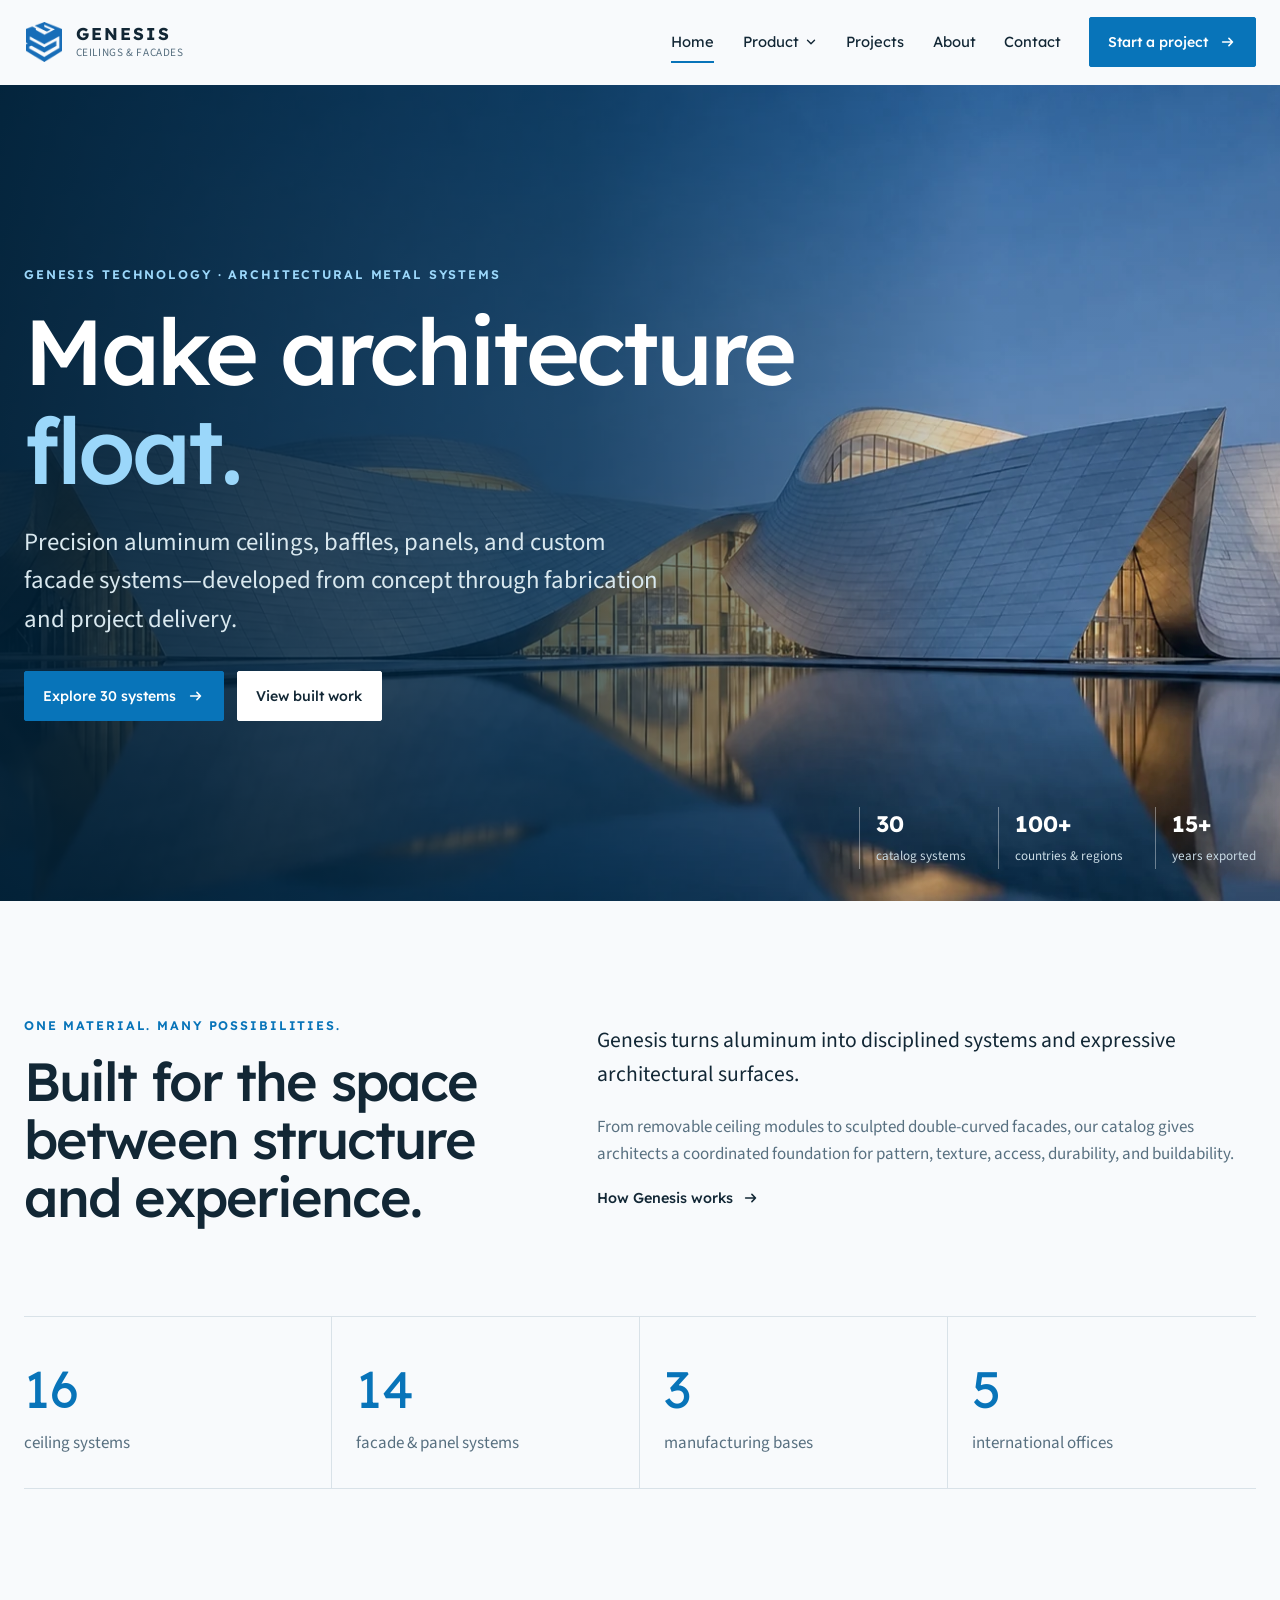
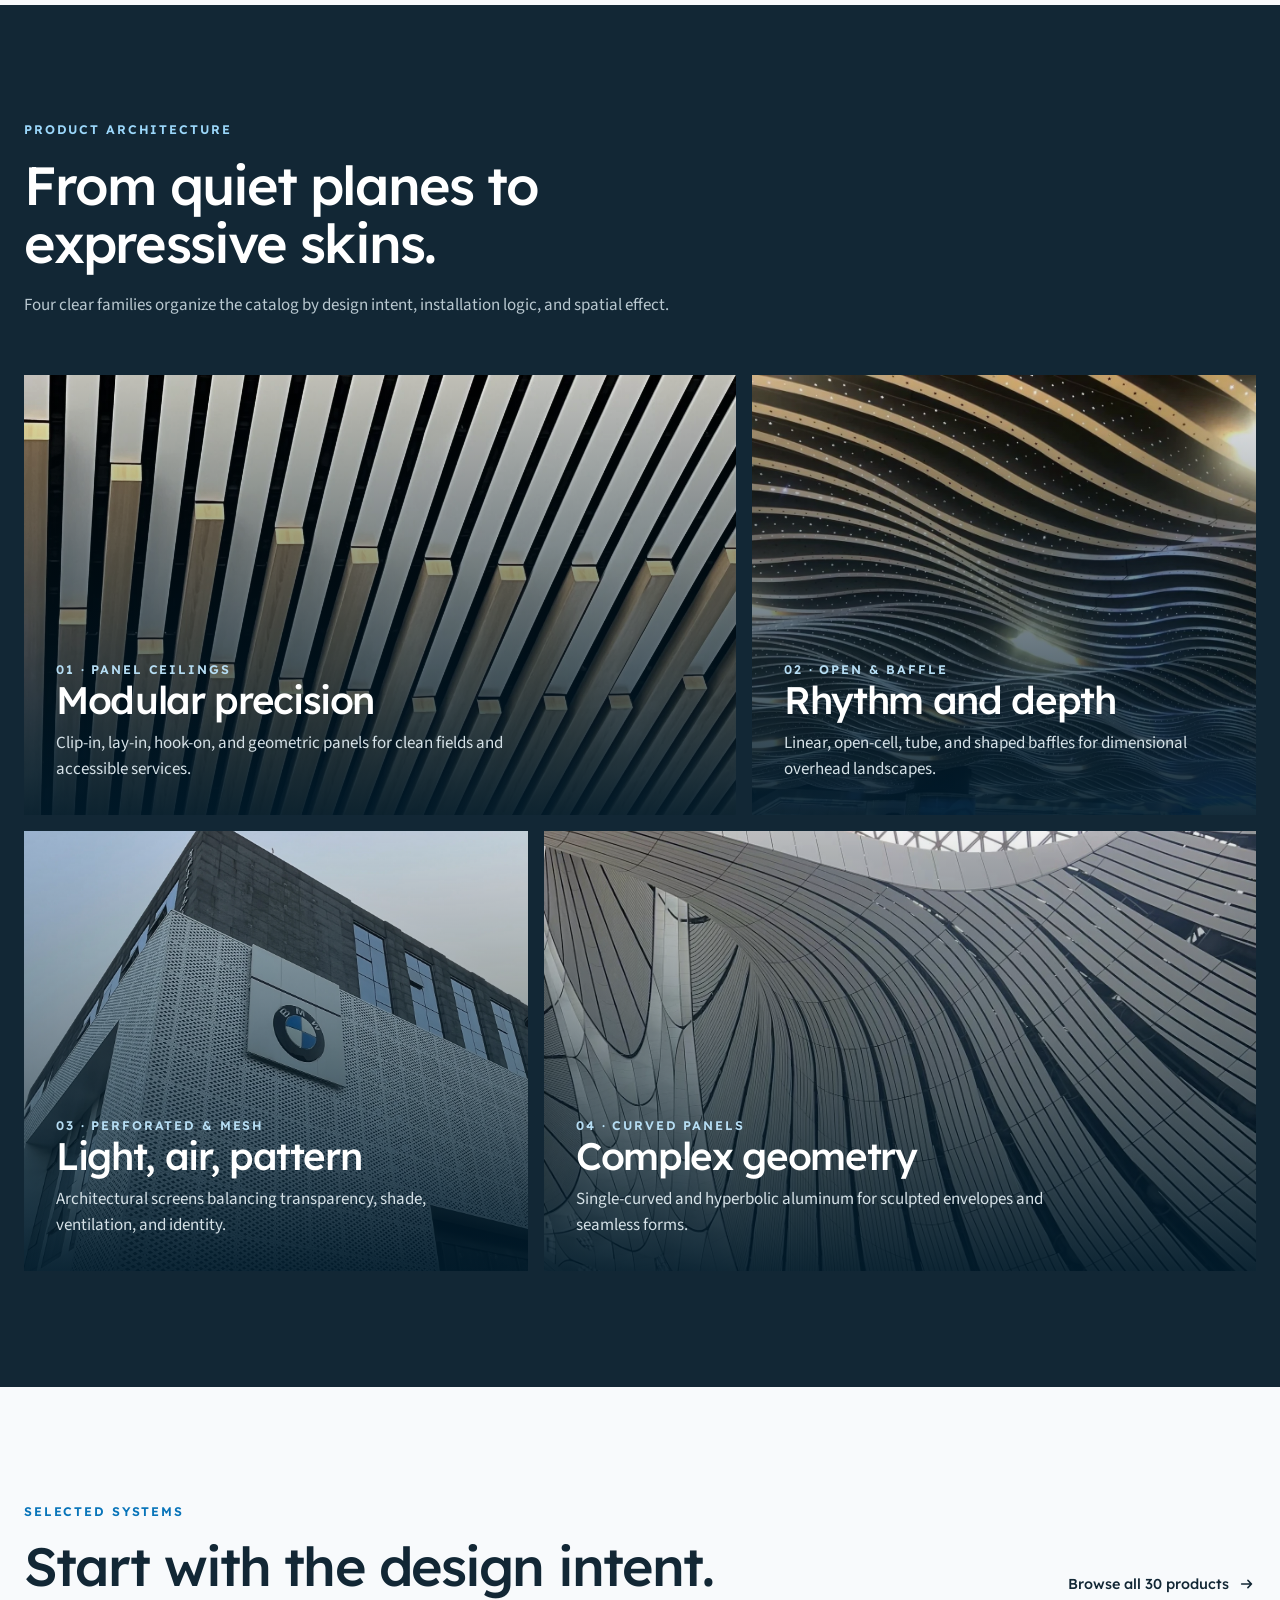
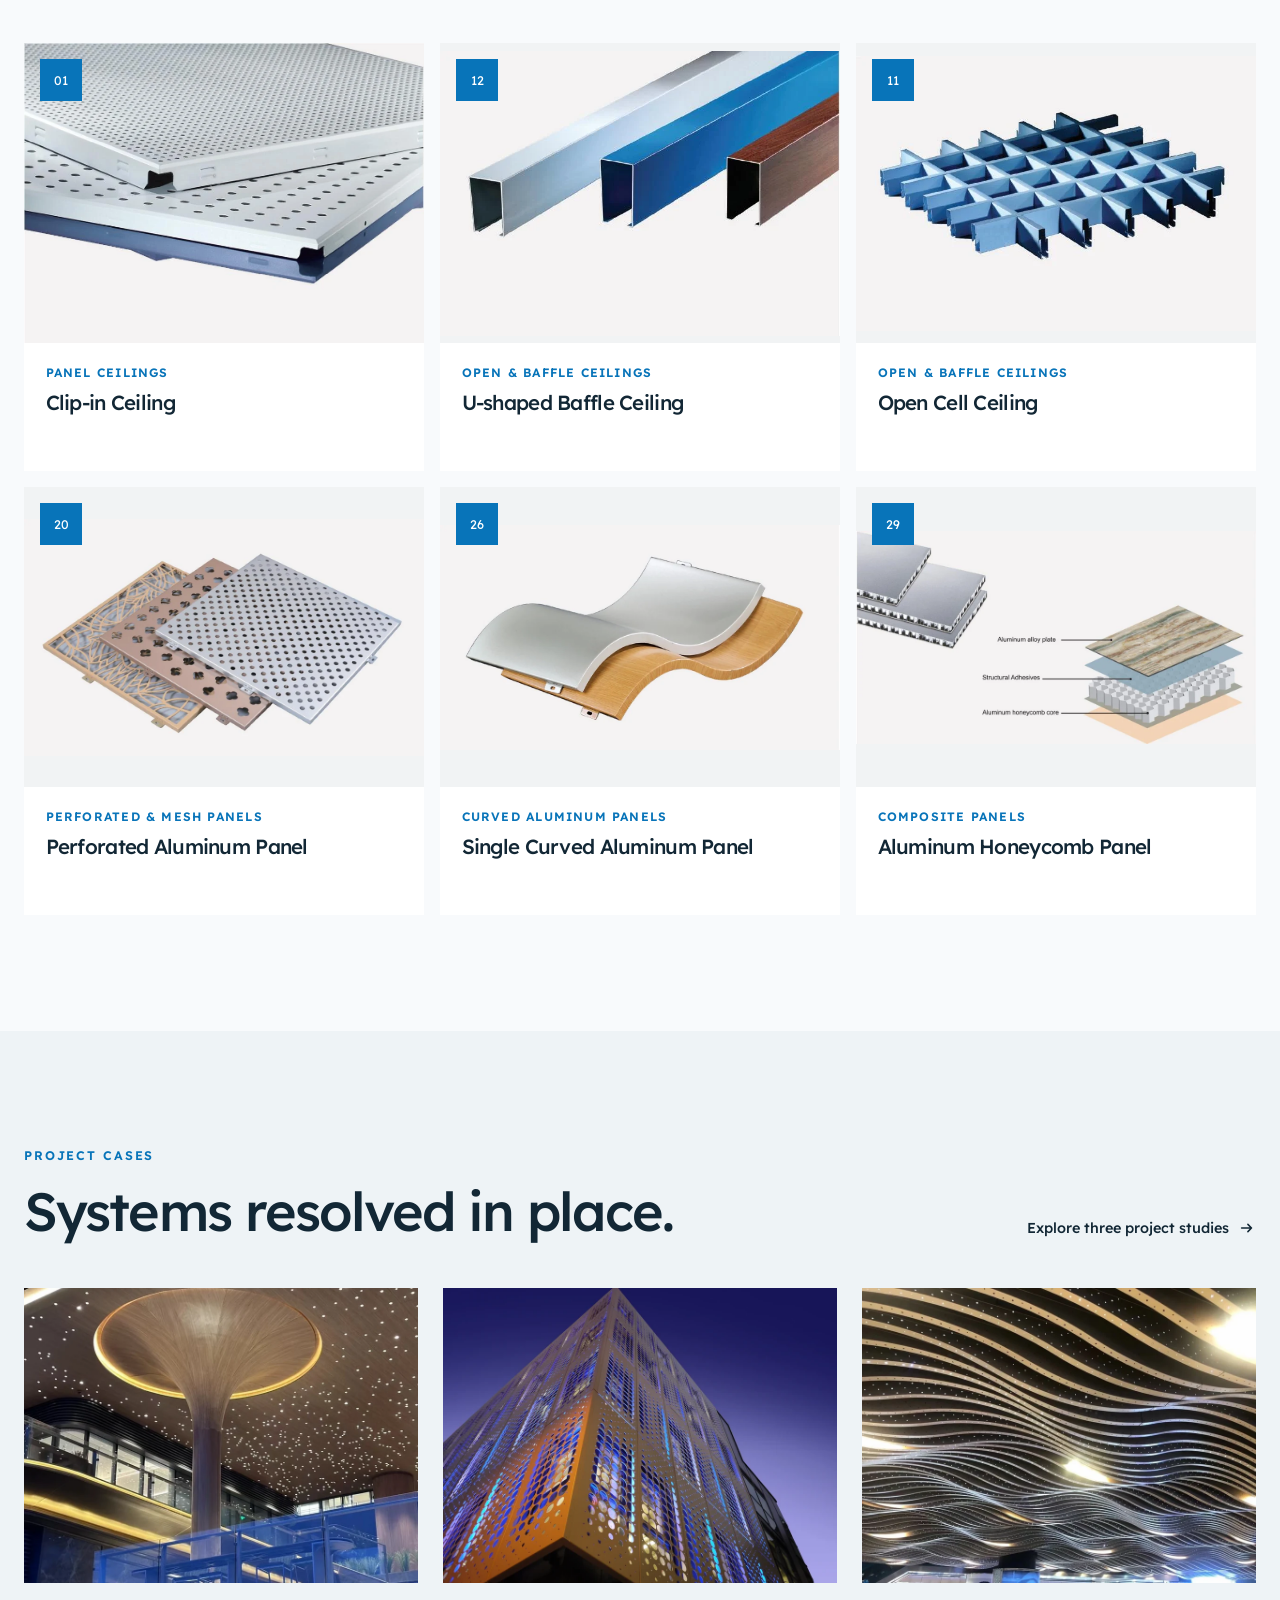
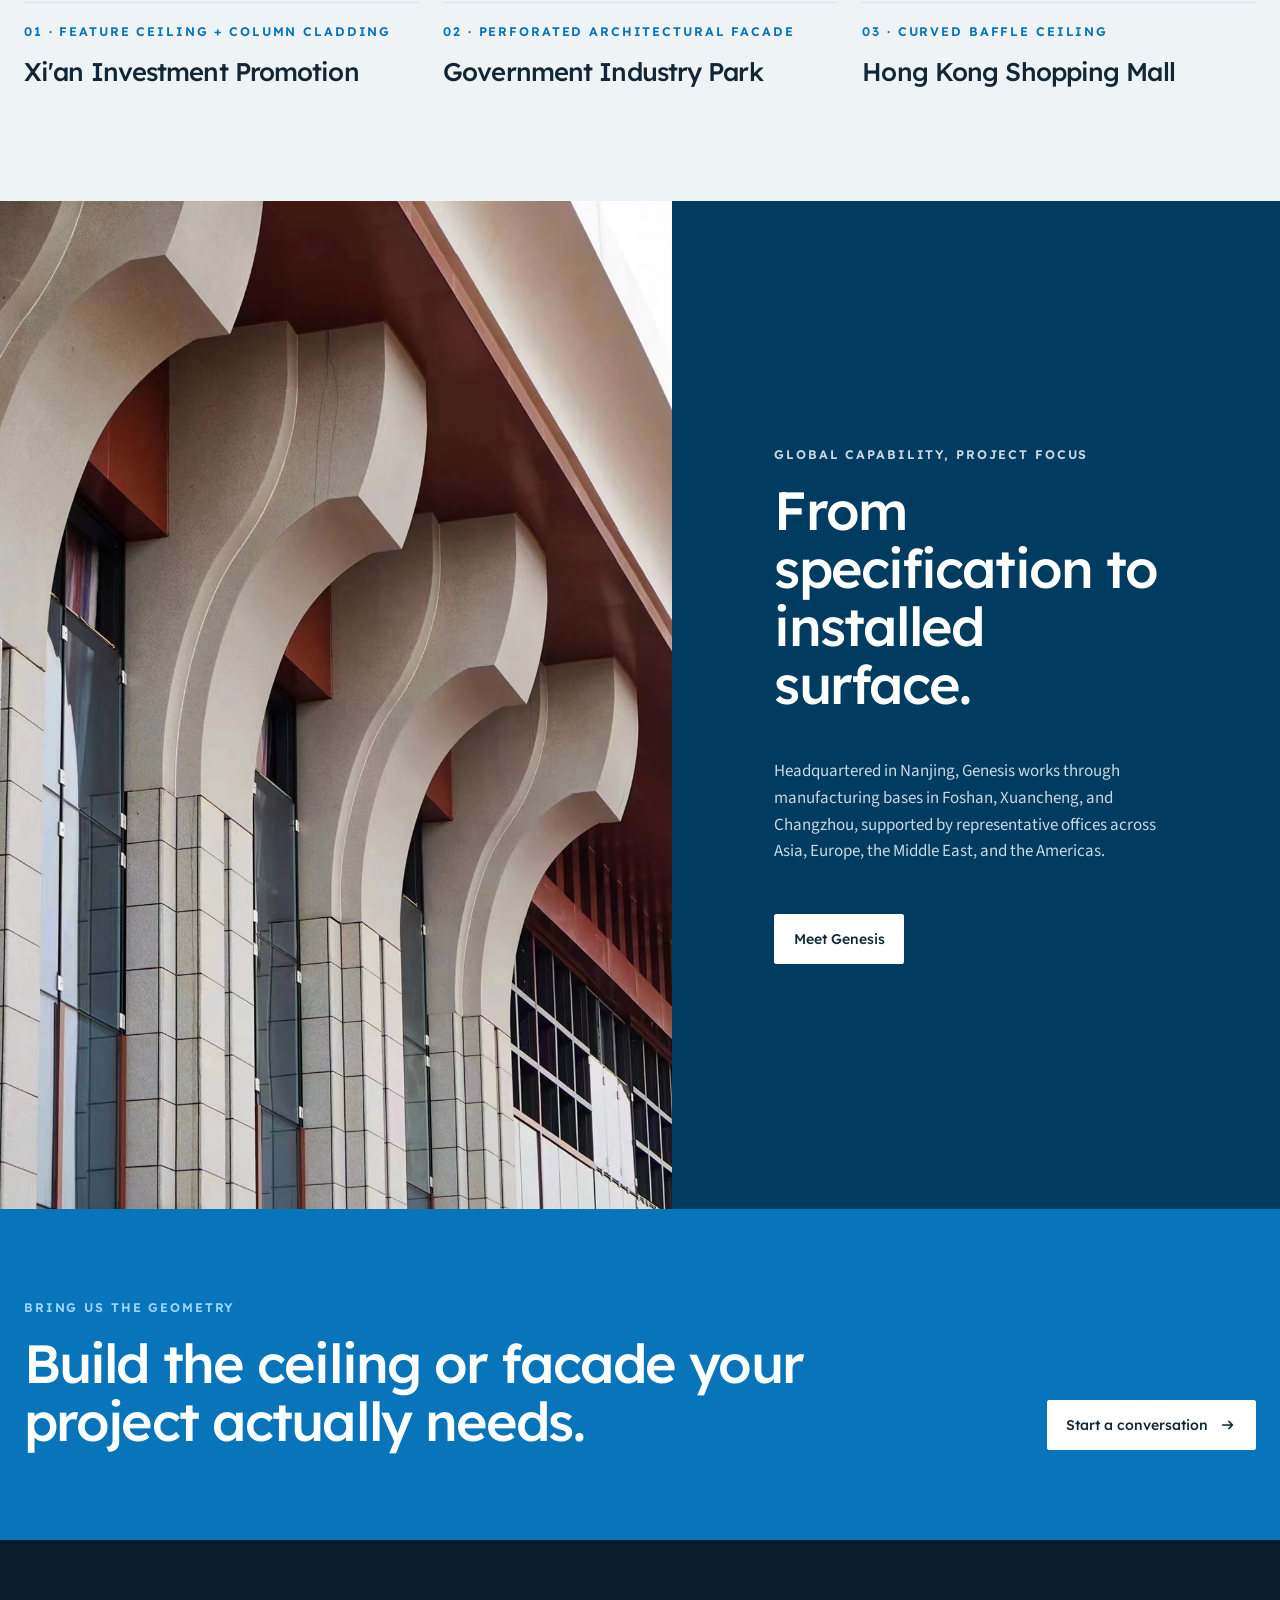
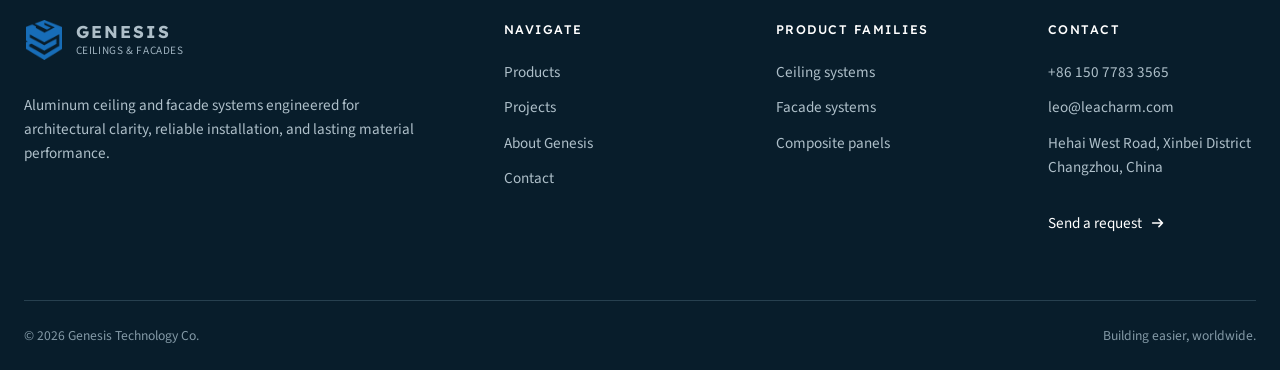
<file: index.html>
<!doctype html>
<html lang="en">
<head>
  <meta charset="utf-8">
  <meta name="viewport" content="width=device-width, initial-scale=1">
  <meta name="description" content="Genesis aluminum ceiling and facade systems for architectural interiors and building envelopes.">
  <title>Genesis | Aluminum Ceilings & Facades</title>
  <link rel="icon" href="/assets/images/genesis-mark.png">
  <link rel="stylesheet" href="/assets/css/styles.css">
  <script defer src="/assets/js/catalog.js"></script>
  <script defer src="/assets/js/site.js"></script>
  <script defer src="/assets/js/catalog-app.js"></script>
</head>
<body data-page="home">
  <div data-site-header></div>
  <main id="main-content">
    <section class="hero">
      <img class="hero__image" src="/assets/images/hero.webp" alt="Sculptural metal-clad cultural building reflected in water" width="1920" height="836">
      <div class="container hero__content">
        <div class="reveal">
          <p class="eyebrow">Genesis Technology · Architectural metal systems</p>
          <h1>Make architecture <span>float.</span></h1>
          <p class="lede">Precision aluminum ceilings, baffles, panels, and custom facade systems—developed from concept through fabrication and project delivery.</p>
          <div class="button-row"><a class="button button--primary" href="/products/">Explore 30 systems <svg aria-hidden="true" viewBox="0 0 20 20" width="18" height="18"><path d="M4 10h11M11 6l4 4-4 4" fill="none" stroke="currentColor" stroke-width="1.7" stroke-linecap="round" stroke-linejoin="round"/></svg></a><a class="button button--light" href="/projects/">View built work</a></div>
        </div>
      </div>
      <div class="hero__meta" aria-label="Company highlights"><div><strong>30</strong><span>catalog systems</span></div><div><strong>100+</strong><span>countries & regions</span></div><div><strong>15+</strong><span>years exported</span></div></div>
    </section>

    <section class="section">
      <div class="container">
        <div class="intro-grid">
          <div class="reveal"><p class="eyebrow">One material. Many possibilities.</p><h2>Built for the space between structure and experience.</h2></div>
          <div class="intro-copy reveal"><p>Genesis turns aluminum into disciplined systems and expressive architectural surfaces.</p><p>From removable ceiling modules to sculpted double-curved facades, our catalog gives architects a coordinated foundation for pattern, texture, access, durability, and buildability.</p><a class="text-link" href="/about/">How Genesis works <svg aria-hidden="true" viewBox="0 0 20 20" width="18" height="18"><path d="M4 10h11M11 6l4 4-4 4" fill="none" stroke="currentColor" stroke-width="1.7" stroke-linecap="round" stroke-linejoin="round"/></svg></a></div>
        </div>
        <div class="stats-grid reveal"><div class="stat"><strong>16</strong><span>ceiling systems</span></div><div class="stat"><strong>14</strong><span>facade & panel systems</span></div><div class="stat"><strong>3</strong><span>manufacturing bases</span></div><div class="stat"><strong>5</strong><span>international offices</span></div></div>
      </div>
    </section>

    <section class="section section--dark">
      <div class="container">
        <div class="section-heading reveal"><p class="eyebrow">Product architecture</p><h2>From quiet planes to expressive skins.</h2><p>Four clear families organize the catalog by design intent, installation logic, and spatial effect.</p></div>
        <div class="category-grid">
          <a class="category-card reveal" href="/products/?category=Panel%20Ceilings"><img src="/assets/images/home/category-modular-precision.webp" alt="Linear aluminum ceiling installation" width="1318" height="1800" loading="lazy"><div class="category-card__content"><p class="eyebrow">01 · Panel ceilings</p><h3>Modular precision</h3><p>Clip-in, lay-in, hook-on, and geometric panels for clean fields and accessible services.</p></div></a>
          <a class="category-card reveal" href="/products/?category=Open%20%26%20Baffle%20Ceilings"><img src="/assets/images/projects/hong-kong-shopping-mall.webp" alt="Curved linear baffle ceiling" width="1400" height="1050" loading="lazy"><div class="category-card__content"><p class="eyebrow">02 · Open & baffle</p><h3>Rhythm and depth</h3><p>Linear, open-cell, tube, and shaped baffles for dimensional overhead landscapes.</p></div></a>
          <a class="category-card reveal" href="/products/?category=Perforated%20%26%20Mesh%20Panels"><img src="/assets/images/home/category-light-air-pattern.webp" alt="Perforated aluminum mesh facade" width="1420" height="1800" loading="lazy"><div class="category-card__content"><p class="eyebrow">03 · Perforated & mesh</p><h3>Light, air, pattern</h3><p>Architectural screens balancing transparency, shade, ventilation, and identity.</p></div></a>
          <a class="category-card reveal" href="/products/?category=Curved%20Aluminum%20Panels"><img src="/assets/images/home/category-complex-geometry.webp" alt="Curved architectural aluminum ceiling" width="1586" height="1080" loading="lazy"><div class="category-card__content"><p class="eyebrow">04 · Curved panels</p><h3>Complex geometry</h3><p>Single-curved and hyperbolic aluminum for sculpted envelopes and seamless forms.</p></div></a>
        </div>
      </div>
    </section>

    <section class="section">
      <div class="container"><div class="section-heading section-heading--row"><div><p class="eyebrow">Selected systems</p><h2>Start with the design intent.</h2></div><a class="text-link" href="/products/">Browse all 30 products <svg aria-hidden="true" viewBox="0 0 20 20" width="18" height="18"><path d="M4 10h11M11 6l4 4-4 4" fill="none" stroke="currentColor" stroke-width="1.7" stroke-linecap="round" stroke-linejoin="round"/></svg></a></div><div class="product-grid" data-featured-products></div></div>
    </section>

    <section class="section section--muted">
      <div class="container"><div class="section-heading section-heading--row"><div><p class="eyebrow">Project cases</p><h2>Systems resolved in place.</h2></div><a class="text-link" href="/projects/">Explore three project studies <svg aria-hidden="true" viewBox="0 0 20 20" width="18" height="18"><path d="M4 10h11M11 6l4 4-4 4" fill="none" stroke="currentColor" stroke-width="1.7" stroke-linecap="round" stroke-linejoin="round"/></svg></a></div><div class="project-grid" data-project-grid data-limit="3"></div></div>
    </section>

    <section class="split-banner"><div class="split-banner__media"><img src="/assets/images/home/split-banner-capability.webp" alt="Sculpted architectural facade with repeating arched forms" width="1080" height="1620" loading="lazy"></div><div class="split-banner__copy"><p class="eyebrow">Global capability, project focus</p><h2>From specification to installed surface.</h2><p>Headquartered in Nanjing, Genesis works through manufacturing bases in Foshan, Xuancheng, and Changzhou, supported by representative offices across Asia, Europe, the Middle East, and the Americas.</p><div class="button-row"><a class="button button--light" href="/about/">Meet Genesis</a></div></div></section>

    <section class="cta-band"><div class="container cta-band__inner"><div><p class="eyebrow">Bring us the geometry</p><h2>Build the ceiling or facade your project actually needs.</h2></div><a class="button button--light" href="/contact/?inquiry=project">Start a conversation <svg aria-hidden="true" viewBox="0 0 20 20" width="18" height="18"><path d="M4 10h11M11 6l4 4-4 4" fill="none" stroke="currentColor" stroke-width="1.7" stroke-linecap="round" stroke-linejoin="round"/></svg></a></div></section>
  </main>
  <div data-site-footer></div>
</body>
</html>
</file>
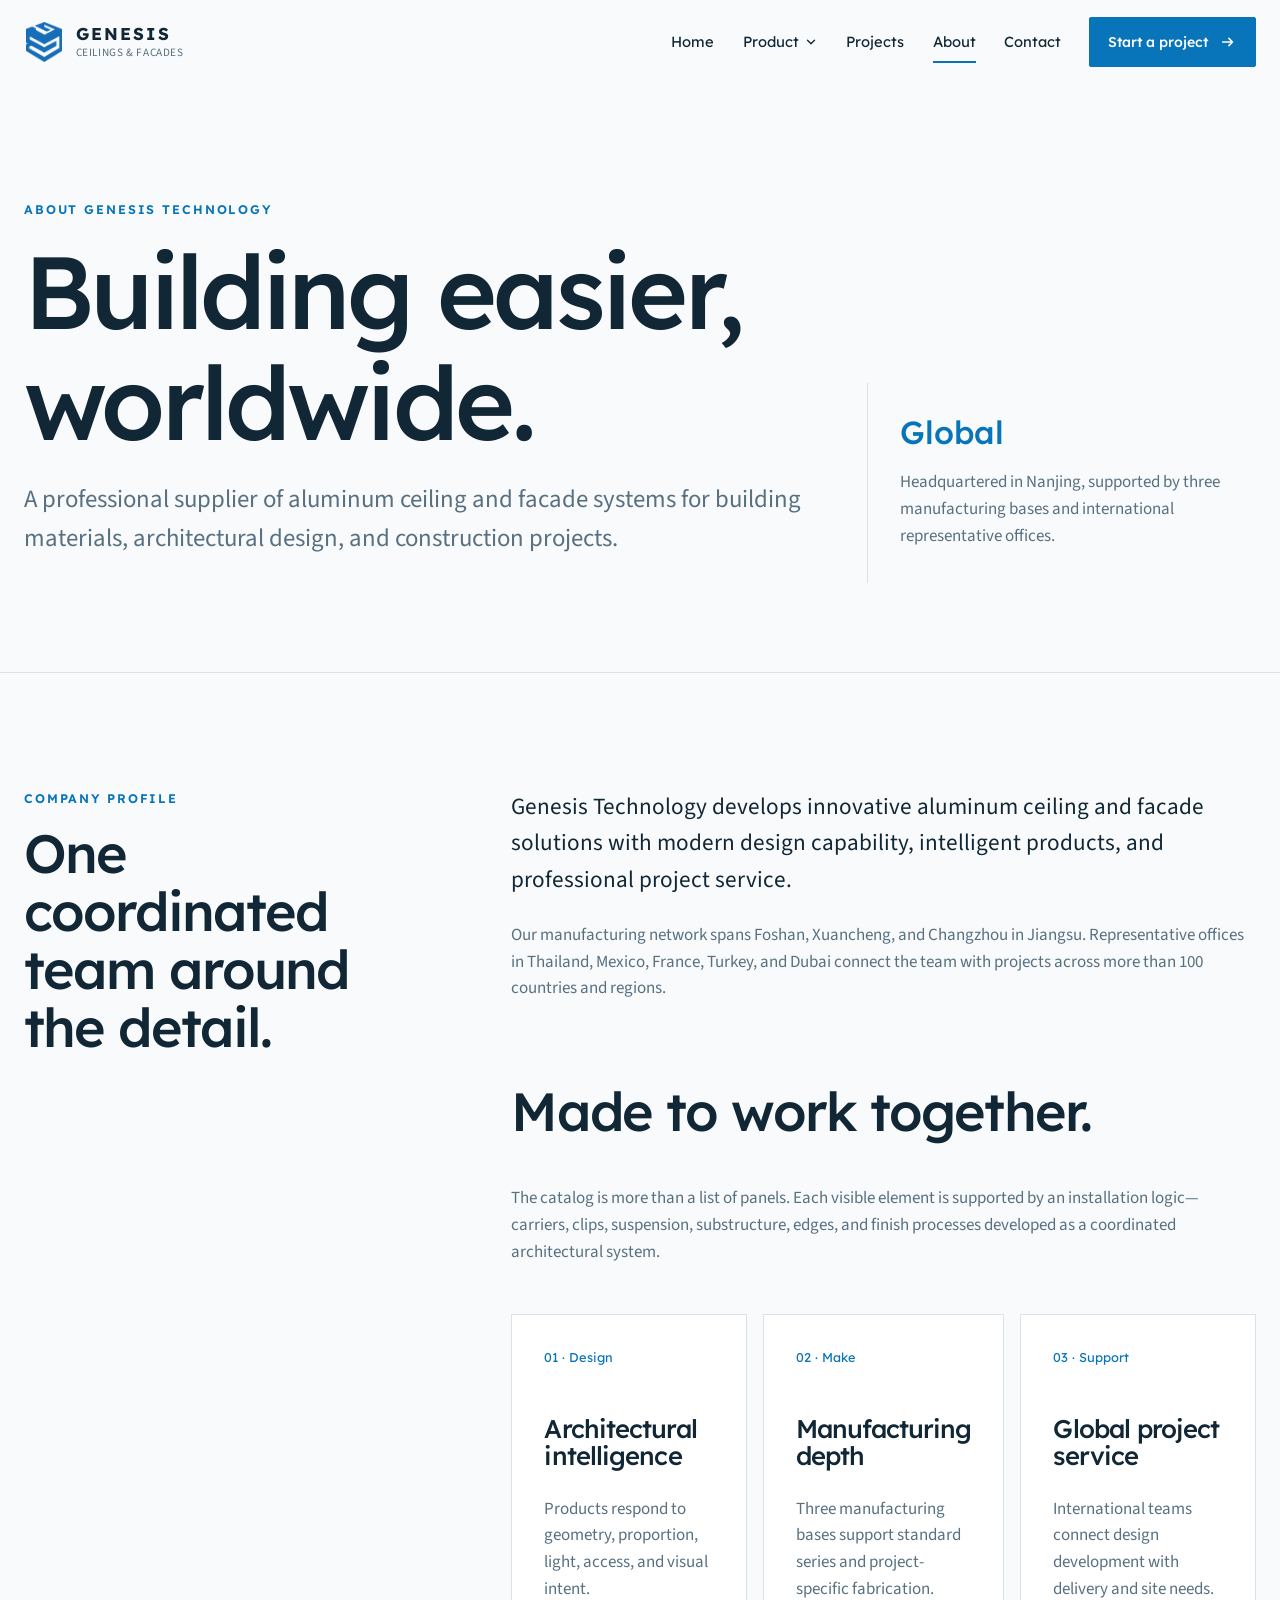
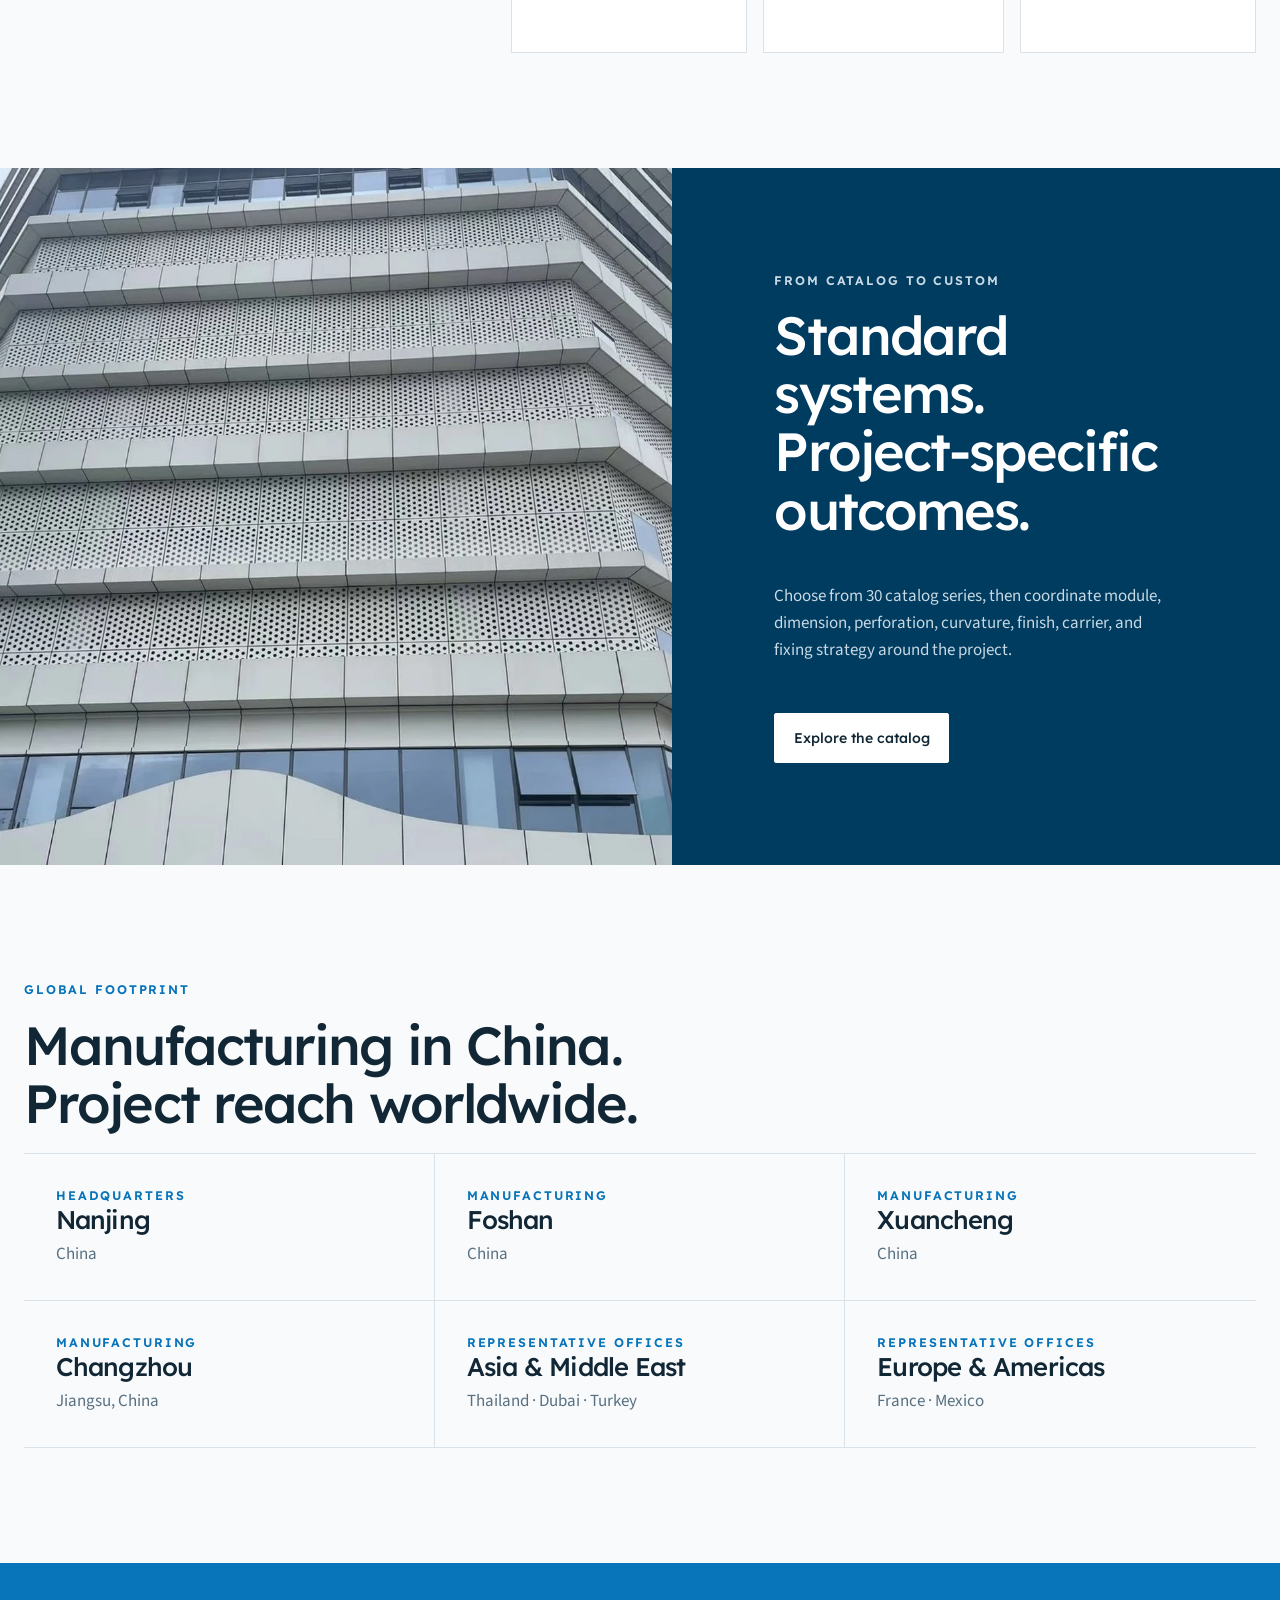
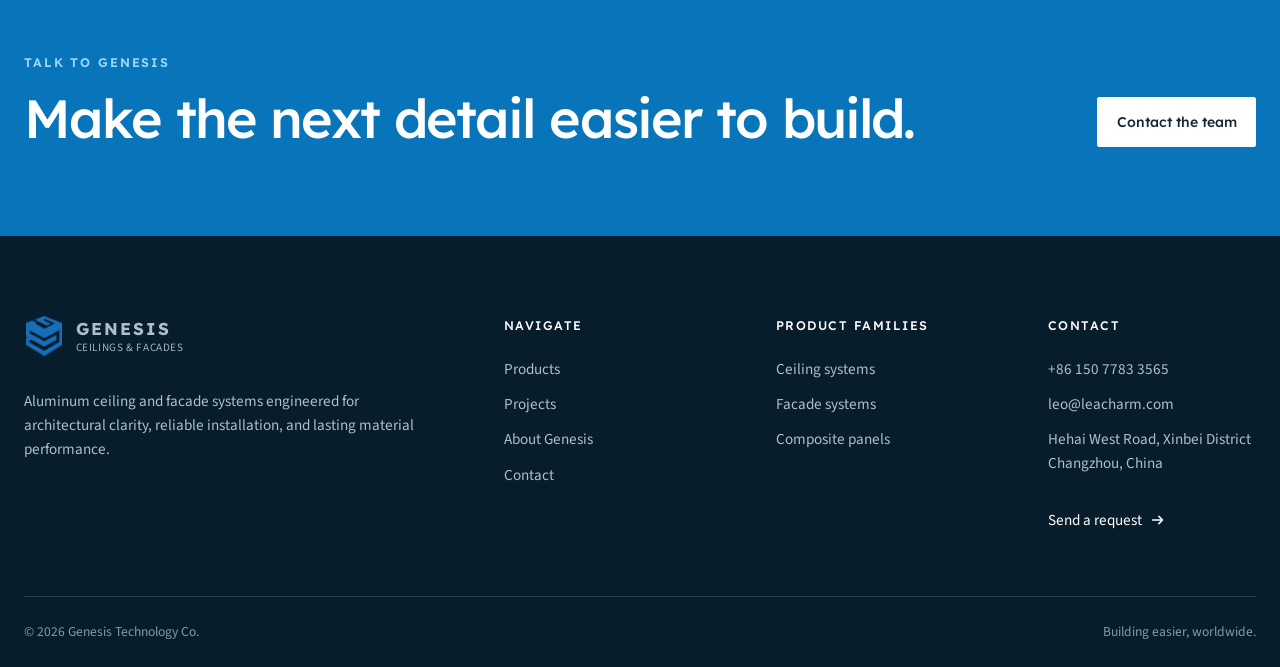
<file: about/index.html>
<!doctype html>
<html lang="en">
<head>
  <meta charset="utf-8">
  <meta name="viewport" content="width=device-width, initial-scale=1">
  <meta name="description" content="About Genesis Technology, a global supplier of aluminum ceiling and facade systems with three manufacturing bases.">
  <title>About | Genesis Ceilings & Facades</title>
  <link rel="icon" href="/assets/images/genesis-mark.png">
  <link rel="stylesheet" href="/assets/css/styles.css">
  <script defer src="/assets/js/site.js"></script>
</head>
<body data-page="about">
  <div data-site-header></div>
  <main id="main-content">
    <section class="page-hero"><div class="container page-hero__grid"><div class="reveal"><p class="eyebrow">About Genesis Technology</p><h1>Building easier,<br>worldwide.</h1><p class="lede">A professional supplier of aluminum ceiling and facade systems for building materials, architectural design, and construction projects.</p></div><aside class="page-hero__aside reveal"><strong>Global</strong><p>Headquartered in Nanjing, supported by three manufacturing bases and international representative offices.</p></aside></div></section>
    <section class="section"><div class="container story-grid"><aside class="story-grid__aside reveal"><p class="eyebrow">Company profile</p><h2>One coordinated team around the detail.</h2></aside><div class="story-grid__body reveal"><p>Genesis Technology develops innovative aluminum ceiling and facade solutions with modern design capability, intelligent products, and professional project service.</p><p>Our manufacturing network spans Foshan, Xuancheng, and Changzhou in Jiangsu. Representative offices in Thailand, Mexico, France, Turkey, and Dubai connect the team with projects across more than 100 countries and regions.</p><h2>Made to work together.</h2><p>The catalog is more than a list of panels. Each visible element is supported by an installation logic—carriers, clips, suspension, substructure, edges, and finish processes developed as a coordinated architectural system.</p><div class="value-grid"><article class="value-card"><span>01 · Design</span><h3>Architectural intelligence</h3><p>Products respond to geometry, proportion, light, access, and visual intent.</p></article><article class="value-card"><span>02 · Make</span><h3>Manufacturing depth</h3><p>Three manufacturing bases support standard series and project-specific fabrication.</p></article><article class="value-card"><span>03 · Support</span><h3>Global project service</h3><p>International teams connect design development with delivery and site needs.</p></article></div></div></div></section>
    <section class="split-banner"><div class="split-banner__media"><img src="/assets/images/projects/perforated-office-envelope.webp" alt="Genesis perforated aluminum office facade" width="1400" height="1050" loading="lazy"></div><div class="split-banner__copy"><p class="eyebrow">From catalog to custom</p><h2>Standard systems. Project-specific outcomes.</h2><p>Choose from 30 catalog series, then coordinate module, dimension, perforation, curvature, finish, carrier, and fixing strategy around the project.</p><div class="button-row"><a class="button button--light" href="/products/">Explore the catalog</a></div></div></section>
    <section class="section"><div class="container"><div class="section-heading reveal"><p class="eyebrow">Global footprint</p><h2>Manufacturing in China.<br>Project reach worldwide.</h2></div><div class="office-list reveal"><div><p class="eyebrow">Headquarters</p><h3>Nanjing</h3><p>China</p></div><div><p class="eyebrow">Manufacturing</p><h3>Foshan</h3><p>China</p></div><div><p class="eyebrow">Manufacturing</p><h3>Xuancheng</h3><p>China</p></div><div><p class="eyebrow">Manufacturing</p><h3>Changzhou</h3><p>Jiangsu, China</p></div><div><p class="eyebrow">Representative offices</p><h3>Asia & Middle East</h3><p>Thailand · Dubai · Turkey</p></div><div><p class="eyebrow">Representative offices</p><h3>Europe & Americas</h3><p>France · Mexico</p></div></div></div></section>
    <section class="cta-band"><div class="container cta-band__inner"><div><p class="eyebrow">Talk to Genesis</p><h2>Make the next detail easier to build.</h2></div><a class="button button--light" href="/contact/?inquiry=company">Contact the team</a></div></section>
  </main>
  <div data-site-footer></div>
</body>
</html>
</file>
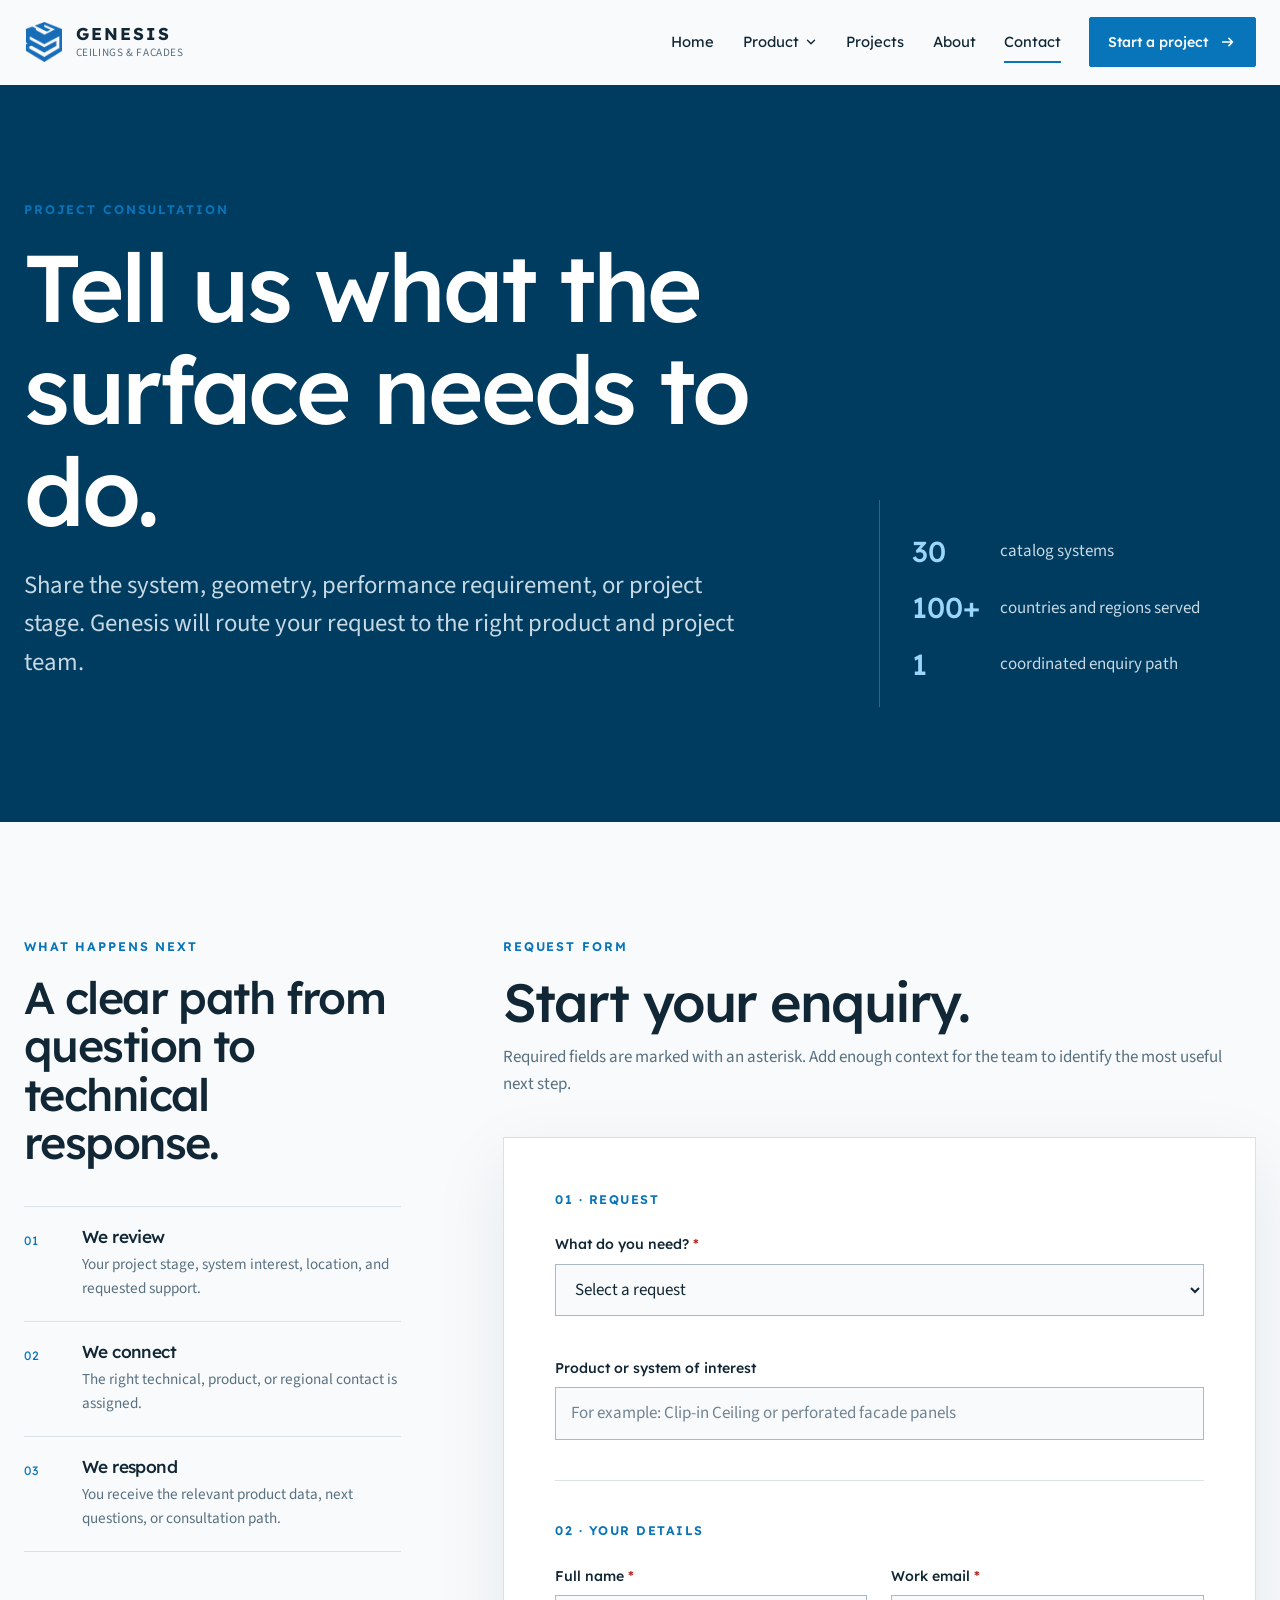
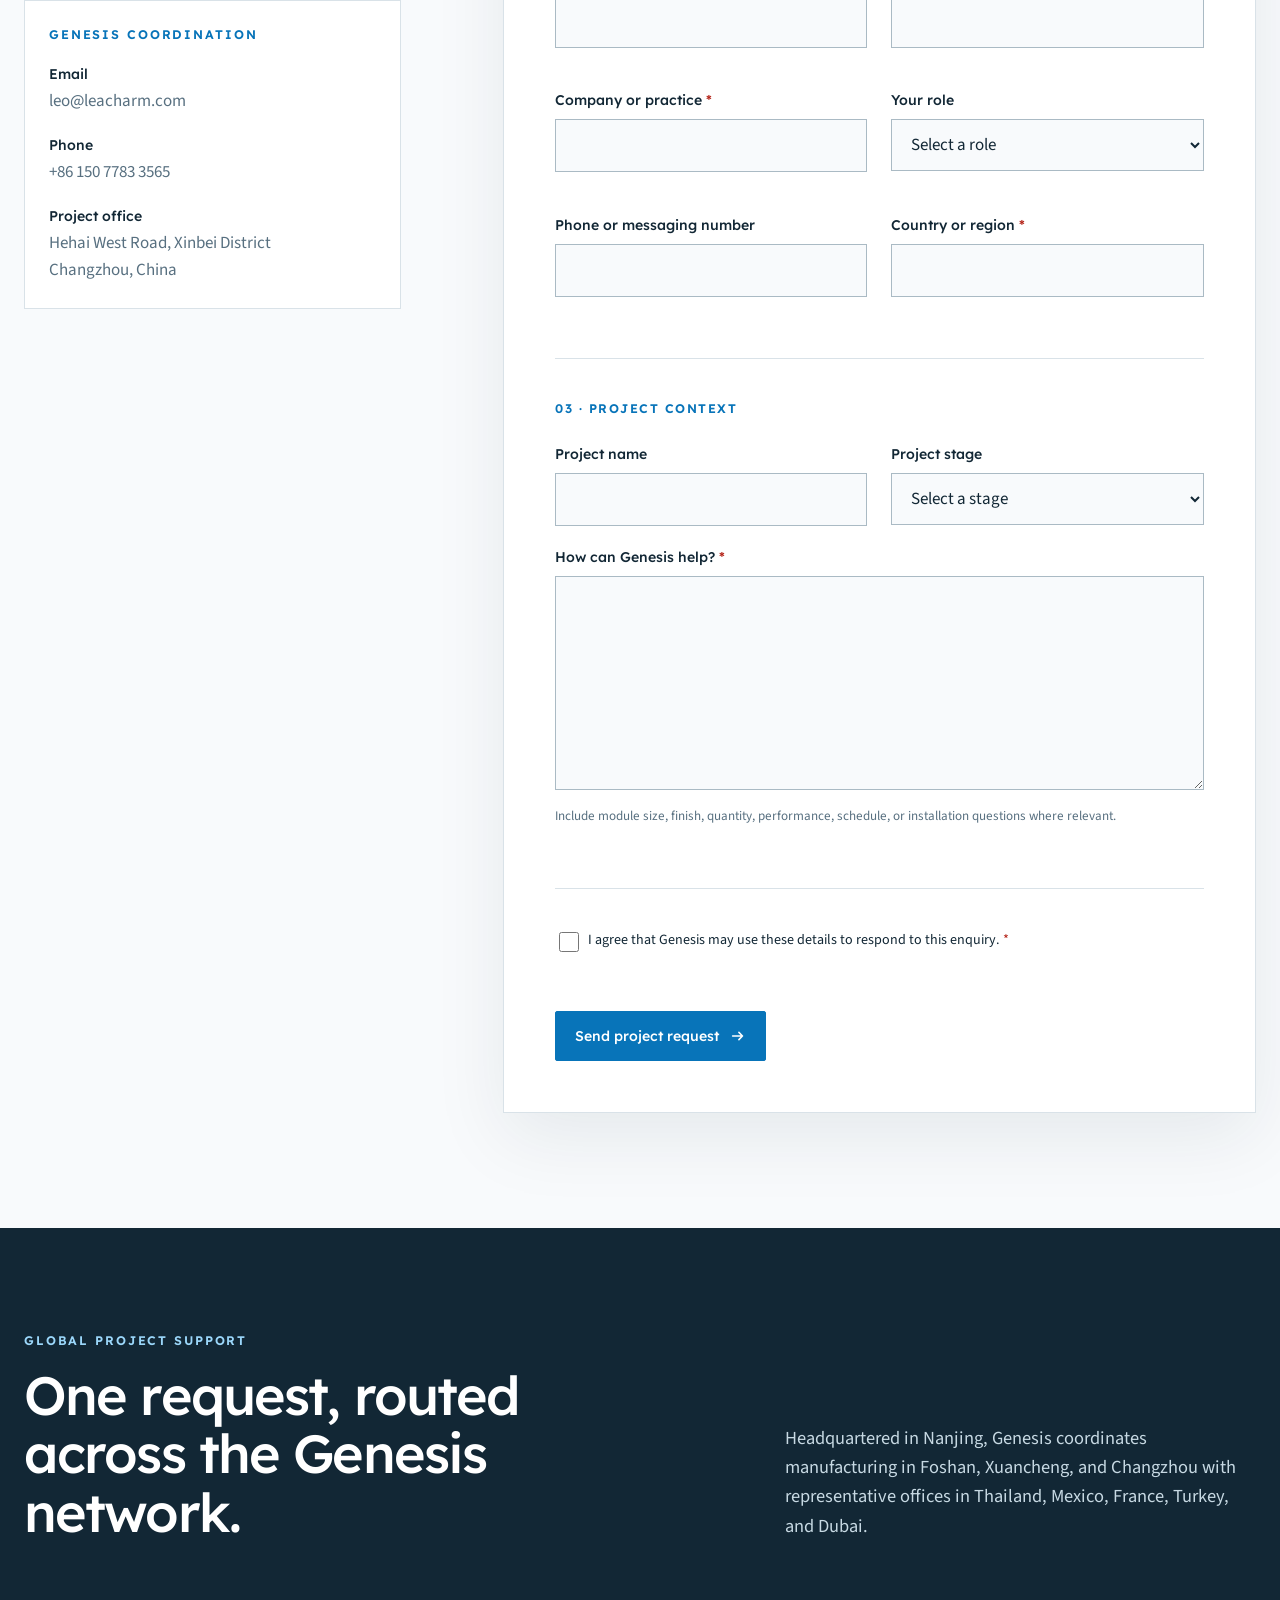
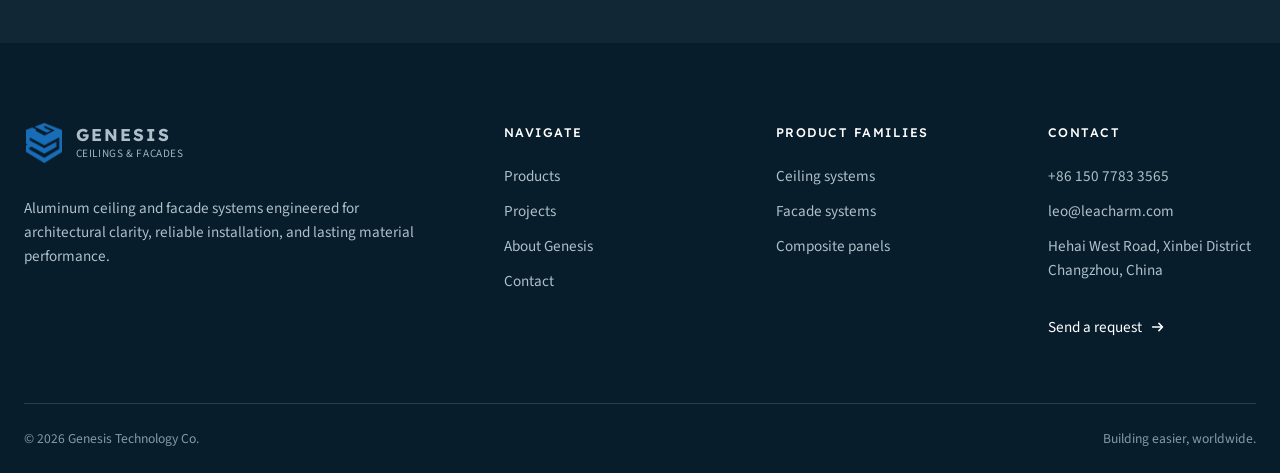
<file: contact/index.html>
<!doctype html>
<html lang="en">
<head>
  <meta charset="utf-8">
  <meta name="viewport" content="width=device-width, initial-scale=1">
  <meta name="description" content="Request product data, samples, technical support, or a project consultation from Genesis Ceilings & Facades.">
  <title>Contact Genesis | Project & Product Enquiries</title>
  <link rel="icon" href="/assets/images/genesis-mark.png">
  <link rel="stylesheet" href="/assets/css/styles.css">
  <script defer src="/assets/js/site.js"></script>
  <script defer src="/assets/js/contact.js"></script>
</head>
<body data-page="contact">
  <div data-site-header></div>
  <main id="main-content">
    <section class="contact-hero">
      <div class="container contact-hero__grid">
        <div class="reveal">
          <p class="eyebrow">Project consultation</p>
          <h1>Tell us what the surface needs to do.</h1>
          <p class="lede">Share the system, geometry, performance requirement, or project stage. Genesis will route your request to the right product and project team.</p>
        </div>
        <div class="contact-hero__aside reveal" aria-label="Genesis enquiry support">
          <strong>30</strong><span>catalog systems</span>
          <strong>100+</strong><span>countries and regions served</span>
          <strong>1</strong><span>coordinated enquiry path</span>
        </div>
      </div>
    </section>

    <section class="section">
      <div class="container contact-layout">
        <aside class="contact-aside reveal">
          <p class="eyebrow">What happens next</p>
          <h2>A clear path from question to technical response.</h2>
          <ol class="request-paths">
            <li><span>01</span><div><h3>We review</h3><p>Your project stage, system interest, location, and requested support.</p></div></li>
            <li><span>02</span><div><h3>We connect</h3><p>The right technical, product, or regional contact is assigned.</p></div></li>
            <li><span>03</span><div><h3>We respond</h3><p>You receive the relevant product data, next questions, or consultation path.</p></div></li>
          </ol>
          <div class="contact-direct">
            <p class="eyebrow">Genesis coordination</p>
            <p><strong>Email</strong><br>leo@leacharm.com</p>
            <p><strong>Phone</strong><br>+86 150 7783 3565</p>
            <p><strong>Project office</strong><br>Hehai West Road, Xinbei District<br>Changzhou, China</p>
          </div>
        </aside>

        <div class="contact-form-wrap reveal">
          <div class="contact-form__intro">
            <p class="eyebrow">Request form</p>
            <h2>Start your enquiry.</h2>
            <p>Required fields are marked with an asterisk. Add enough context for the team to identify the most useful next step.</p>
          </div>
          <form class="contact-form" data-contact-form action="https://formsubmit.co/leo@leacharm.com" method="POST">
            <input type="hidden" name="_subject" value="New Genesis website enquiry">
            <input type="hidden" name="_template" value="table">
            <input type="hidden" name="_captcha" value="false">
            <input class="form-honeypot" type="text" name="_honey" tabindex="-1" autocomplete="off" aria-hidden="true">
            <div class="form-section">
              <p class="form-section__title">01 · Request</p>
              <div class="form-grid">
                <div class="form-field form-field--full">
                  <label for="inquiry-type">What do you need? <span aria-hidden="true">*</span></label>
                  <select id="inquiry-type" name="inquiry_type" required data-error="Select the type of support you need." aria-describedby="inquiry-type-error">
                    <option value="">Select a request</option>
                    <option value="project">Project consultation</option>
                    <option value="product-selection">Product selection support</option>
                    <option value="product-data">Product data or shop drawings</option>
                    <option value="samples">Samples and finish options</option>
                    <option value="technical-support">Technical or specification support</option>
                    <option value="company">Company or partnership enquiry</option>
                  </select>
                  <span class="field-error" id="inquiry-type-error" role="alert"></span>
                </div>
                <div class="form-field form-field--full">
                  <label for="product-interest">Product or system of interest</label>
                  <input id="product-interest" name="product_interest" type="text" placeholder="For example: Clip-in Ceiling or perforated facade panels">
                </div>
              </div>
            </div>

            <div class="form-section">
              <p class="form-section__title">02 · Your details</p>
              <div class="form-grid">
                <div class="form-field">
                  <label for="full-name">Full name <span aria-hidden="true">*</span></label>
                  <input id="full-name" name="full_name" type="text" autocomplete="name" required data-error="Enter your full name." aria-describedby="full-name-error">
                  <span class="field-error" id="full-name-error" role="alert"></span>
                </div>
                <div class="form-field">
                  <label for="work-email">Work email <span aria-hidden="true">*</span></label>
                  <input id="work-email" name="email" type="email" autocomplete="email" inputmode="email" required data-error="Enter a valid work email." aria-describedby="work-email-error">
                  <span class="field-error" id="work-email-error" role="alert"></span>
                </div>
                <div class="form-field">
                  <label for="company">Company or practice <span aria-hidden="true">*</span></label>
                  <input id="company" name="company" type="text" autocomplete="organization" required data-error="Enter your company or practice." aria-describedby="company-error">
                  <span class="field-error" id="company-error" role="alert"></span>
                </div>
                <div class="form-field">
                  <label for="role">Your role</label>
                  <select id="role" name="role">
                    <option value="">Select a role</option>
                    <option>Architect / Designer</option>
                    <option>Facade or building engineer</option>
                    <option>Contractor / Installer</option>
                    <option>Developer / Owner</option>
                    <option>Distributor / Partner</option>
                    <option>Other</option>
                  </select>
                </div>
                <div class="form-field">
                  <label for="phone">Phone or messaging number</label>
                  <input id="phone" name="phone" type="tel" autocomplete="tel">
                </div>
                <div class="form-field">
                  <label for="country">Country or region <span aria-hidden="true">*</span></label>
                  <input id="country" name="country" type="text" autocomplete="country-name" required data-error="Enter the project country or region." aria-describedby="country-error">
                  <span class="field-error" id="country-error" role="alert"></span>
                </div>
              </div>
            </div>

            <div class="form-section">
              <p class="form-section__title">03 · Project context</p>
              <div class="form-grid">
                <div class="form-field">
                  <label for="project-name">Project name</label>
                  <input id="project-name" name="project_name" type="text">
                </div>
                <div class="form-field">
                  <label for="project-stage">Project stage</label>
                  <select id="project-stage" name="project_stage">
                    <option value="">Select a stage</option>
                    <option>Concept design</option>
                    <option>Design development</option>
                    <option>Tender / specification</option>
                    <option>Procurement</option>
                    <option>Construction / installation</option>
                    <option>General research</option>
                  </select>
                </div>
                <div class="form-field form-field--full">
                  <label for="message">How can Genesis help? <span aria-hidden="true">*</span></label>
                  <textarea id="message" name="message" rows="7" maxlength="2000" required data-error="Describe the project question or support you need." aria-describedby="message-help message-error"></textarea>
                  <span class="field-help" id="message-help">Include module size, finish, quantity, performance, schedule, or installation questions where relevant.</span>
                  <span class="field-error" id="message-error" role="alert"></span>
                </div>
              </div>
            </div>

            <div class="form-field form-field--consent">
              <input id="consent" name="consent" type="checkbox" required data-error="Confirm that Genesis may respond to this enquiry." aria-describedby="consent-error">
              <label for="consent">I agree that Genesis may use these details to respond to this enquiry. <span aria-hidden="true">*</span></label>
              <span class="field-error" id="consent-error" role="alert"></span>
            </div>
            <div class="form-actions">
              <button class="button button--primary" type="submit" data-submit-button><span data-submit-label>Send project request</span> <svg aria-hidden="true" viewBox="0 0 20 20" width="18" height="18"><path d="M4 10h11M11 6l4 4-4 4" fill="none" stroke="currentColor" stroke-width="1.7" stroke-linecap="round" stroke-linejoin="round"/></svg></button>
              <p class="form-status" data-form-status aria-live="polite" role="status"></p>
            </div>
          </form>
          <div class="contact-success" data-contact-success hidden tabindex="-1">
            <p class="eyebrow">Request sent</p>
            <h2>Thank you. Your enquiry has been sent.</h2>
            <p>Your request was accepted for delivery to the Genesis team at leo@leacharm.com. The team can reply directly to the email address you provided.</p>
            <button class="button button--secondary" type="button" data-new-request>Start another request</button>
          </div>
        </div>
      </div>
    </section>

    <section class="contact-network section--dark">
      <div class="container contact-network__grid">
        <div><p class="eyebrow">Global project support</p><h2>One request, routed across the Genesis network.</h2></div>
        <p>Headquartered in Nanjing, Genesis coordinates manufacturing in Foshan, Xuancheng, and Changzhou with representative offices in Thailand, Mexico, France, Turkey, and Dubai.</p>
      </div>
    </section>
  </main>
  <div data-site-footer></div>
</body>
</html>
</file>
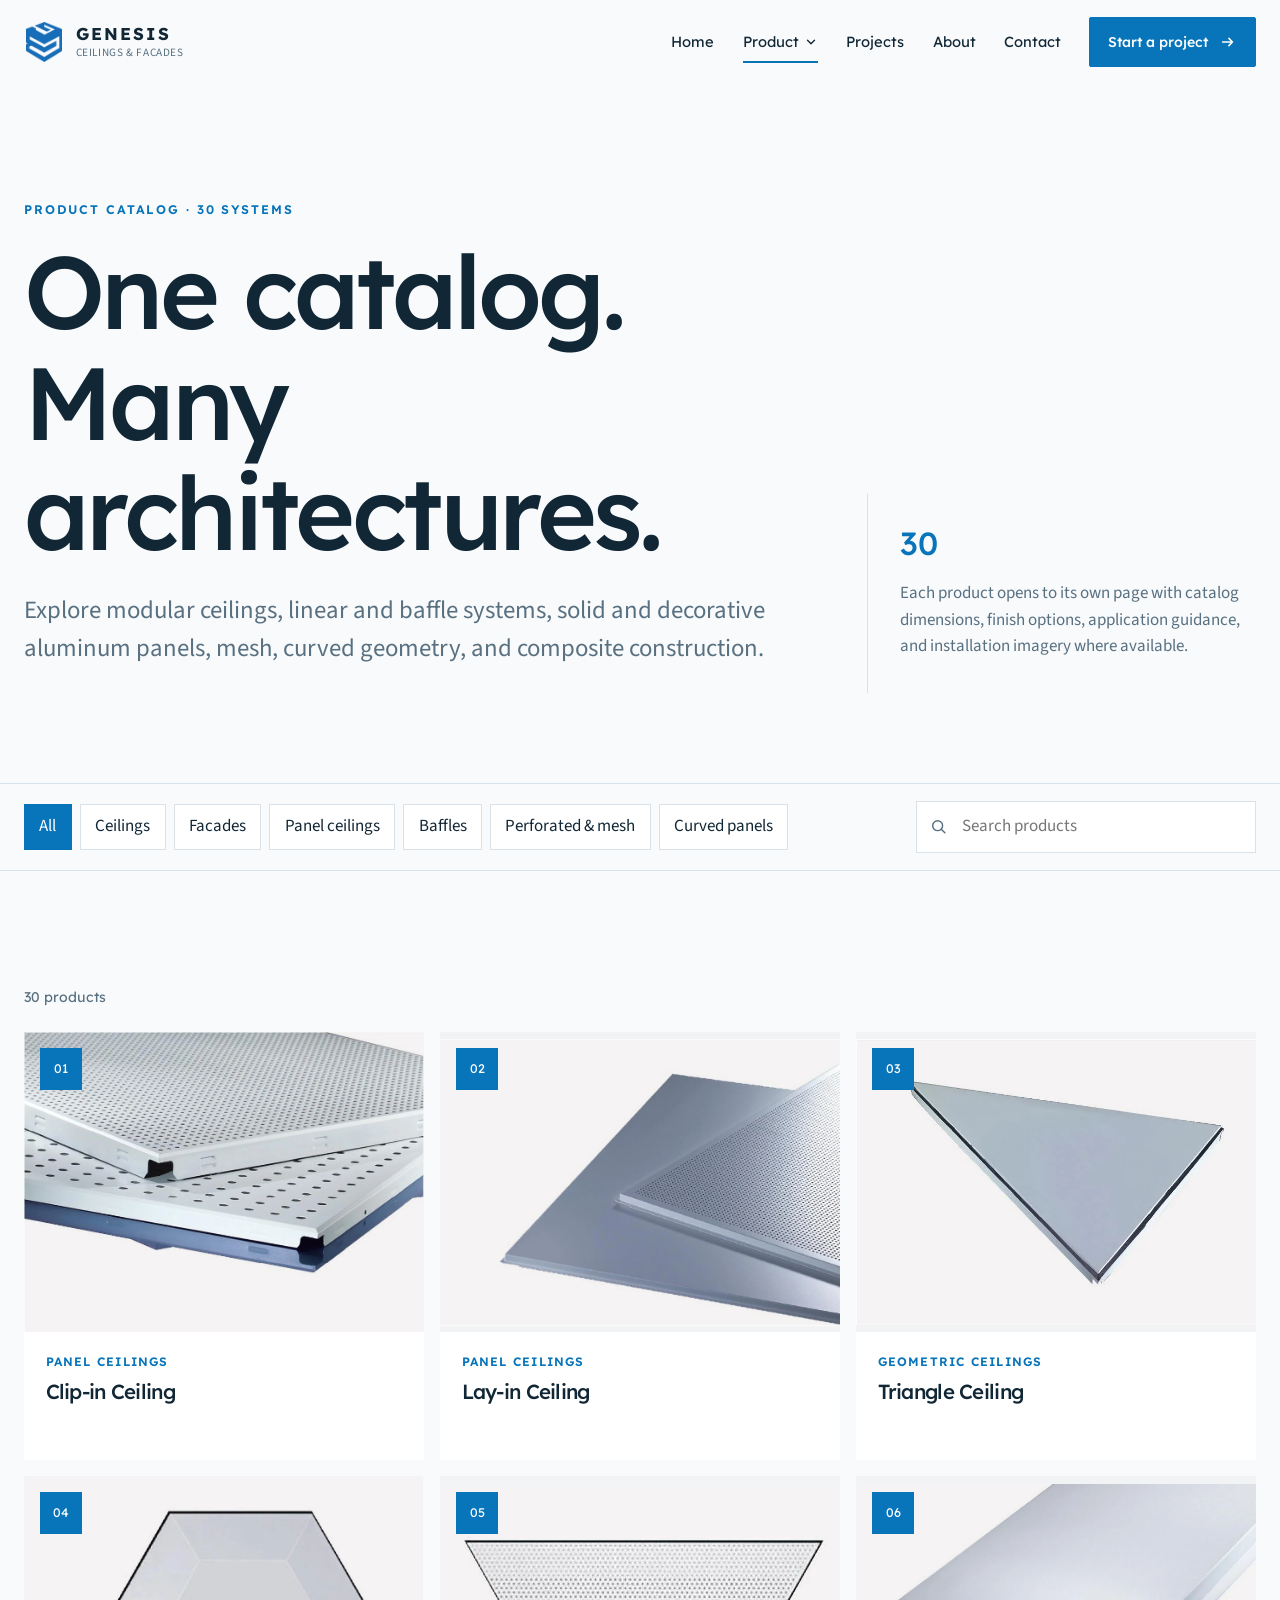
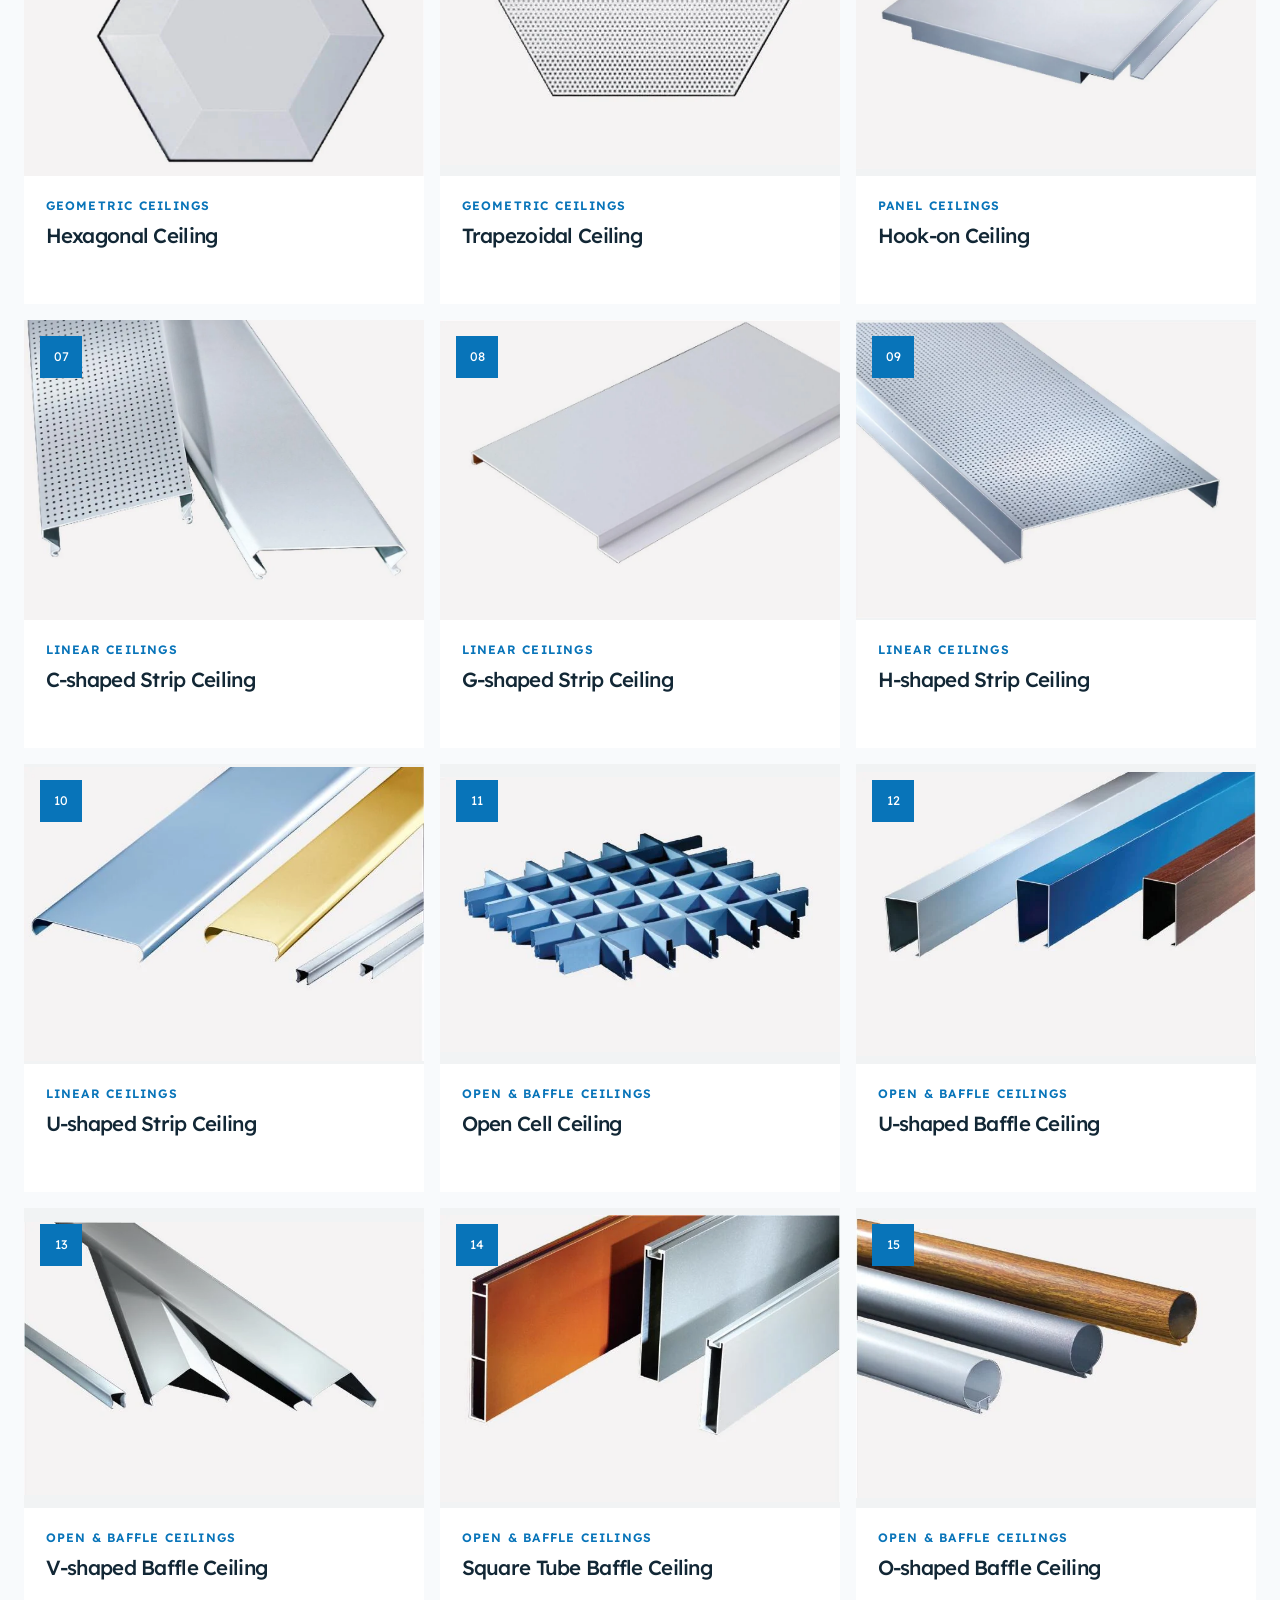
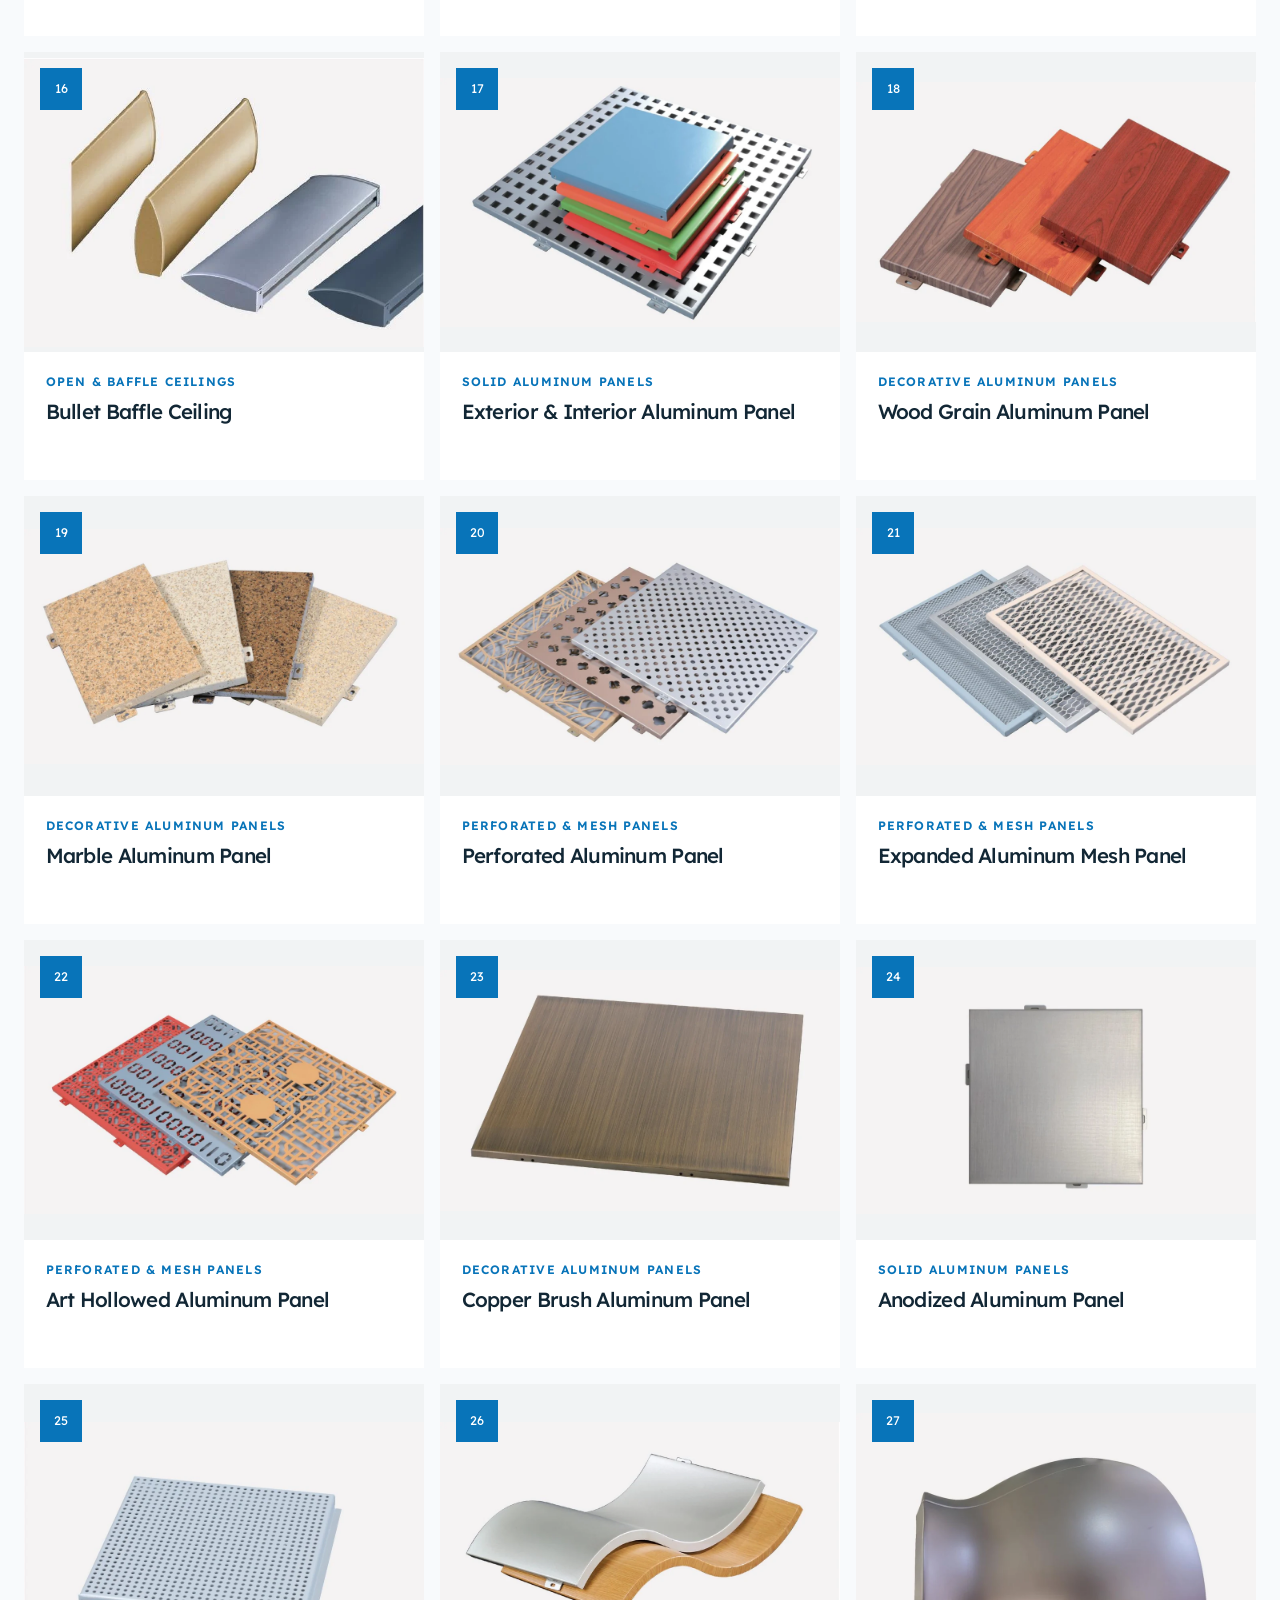
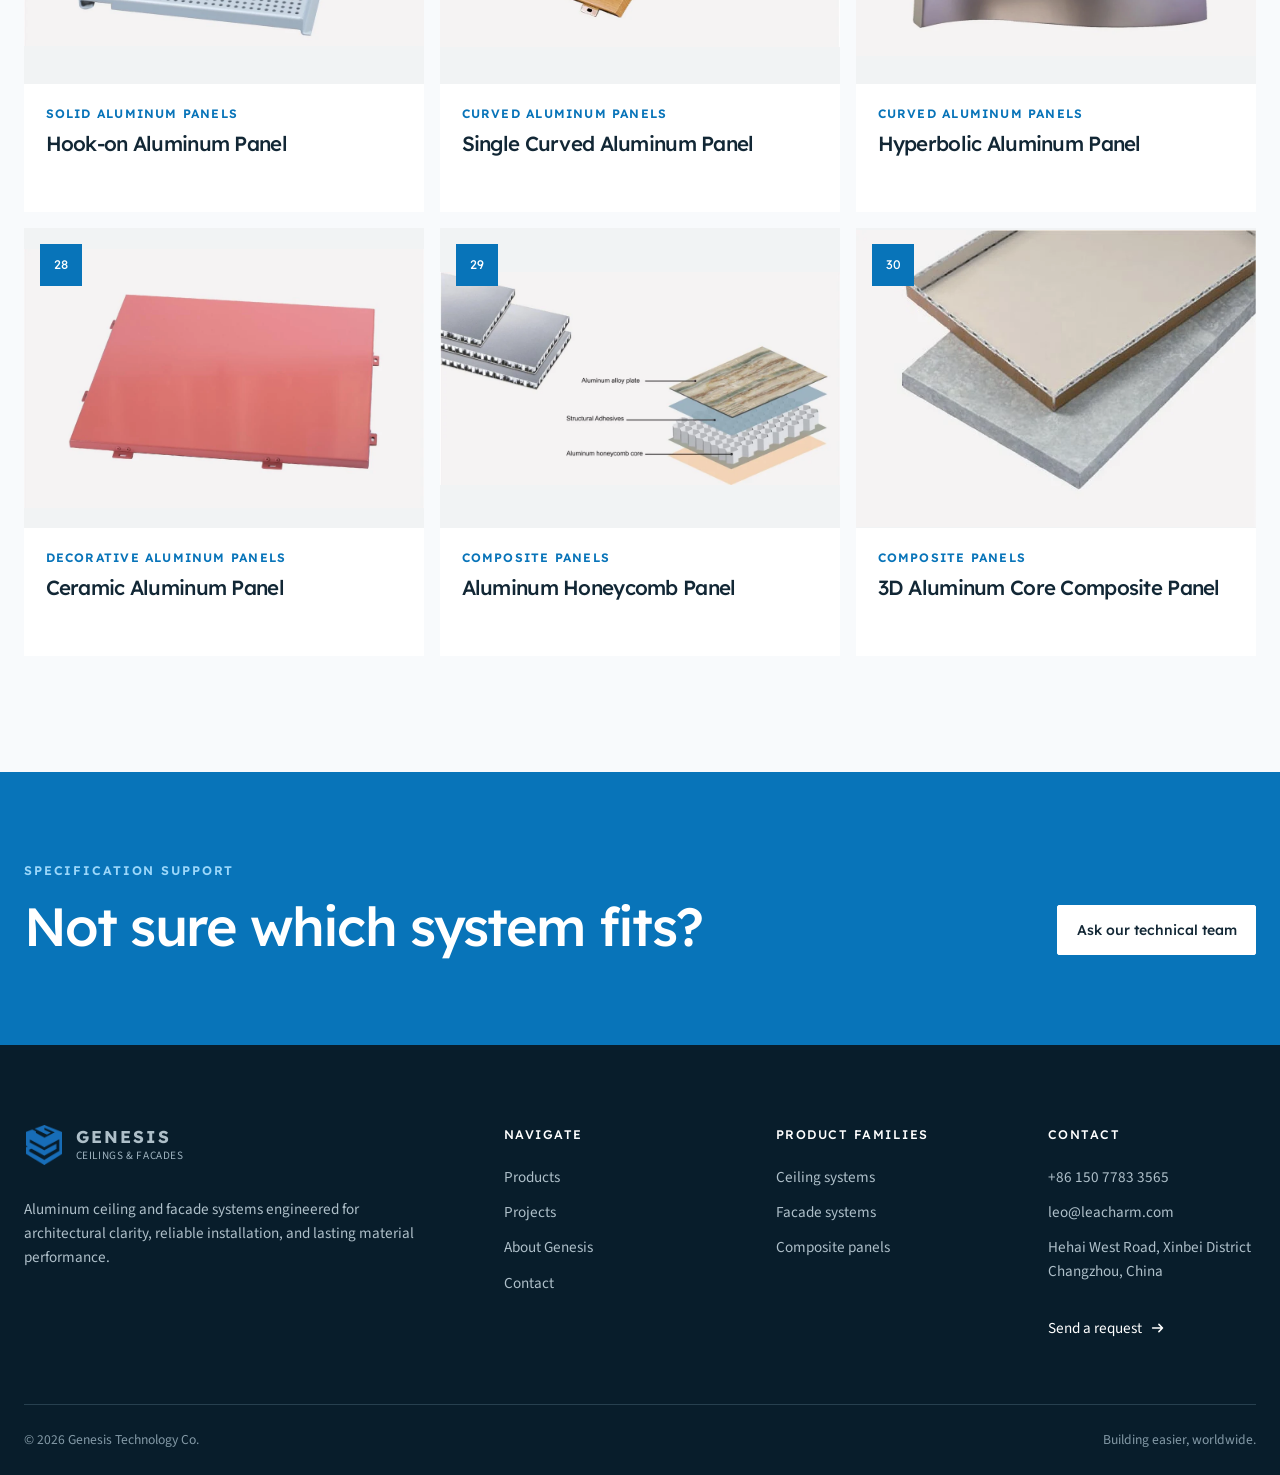
<file: products/index.html>
<!doctype html>
<html lang="en">
<head>
  <meta charset="utf-8">
  <meta name="viewport" content="width=device-width, initial-scale=1">
  <meta name="description" content="Explore the complete Genesis catalog of aluminum ceiling, baffle, facade, mesh, curved, and composite panel systems.">
  <title>Products | Genesis Ceilings & Facades</title>
  <link rel="icon" href="/assets/images/genesis-mark.png">
  <link rel="stylesheet" href="/assets/css/styles.css">
  <script defer src="/assets/js/catalog.js"></script><script defer src="/assets/js/site.js"></script><script defer src="/assets/js/catalog-app.js"></script>
</head>
<body data-page="products">
  <div data-site-header></div>
  <main id="main-content">
    <section class="page-hero"><div class="container page-hero__grid"><div class="reveal"><p class="eyebrow">Product catalog · 30 systems</p><h1>One catalog.<br>Many architectures.</h1><p class="lede">Explore modular ceilings, linear and baffle systems, solid and decorative aluminum panels, mesh, curved geometry, and composite construction.</p></div><aside class="page-hero__aside reveal"><strong>30</strong><p>Each product opens to its own page with catalog dimensions, finish options, application guidance, and installation imagery where available.</p></aside></div></section>
    <section class="catalog-tools" aria-label="Product filters"><div class="container catalog-tools__inner"><div class="filter-row" role="group" aria-label="Filter products"><button class="filter-button" type="button" data-filter="All" aria-pressed="true">All</button><button class="filter-button" type="button" data-filter="Ceiling Systems" aria-pressed="false">Ceilings</button><button class="filter-button" type="button" data-filter="Facade Systems" aria-pressed="false">Facades</button><button class="filter-button" type="button" data-filter="Panel Ceilings" aria-pressed="false">Panel ceilings</button><button class="filter-button" type="button" data-filter="Open &amp; Baffle Ceilings" aria-pressed="false">Baffles</button><button class="filter-button" type="button" data-filter="Perforated &amp; Mesh Panels" aria-pressed="false">Perforated &amp; mesh</button><button class="filter-button" type="button" data-filter="Curved Aluminum Panels" aria-pressed="false">Curved panels</button></div><label class="catalog-search"><span class="sr-only">Search products</span><svg aria-hidden="true" viewBox="0 0 20 20" width="18" height="18"><circle cx="8.5" cy="8.5" r="5.5" fill="none" stroke="currentColor" stroke-width="1.6"/><path d="m12.5 12.5 4 4" stroke="currentColor" stroke-width="1.6" stroke-linecap="round"/></svg><input type="search" placeholder="Search products" data-product-search></label></div></section>
    <section class="section"><div class="container"><p class="catalog-count" data-product-count aria-live="polite">30 products</p><div class="product-grid" data-product-grid></div></div></section>
    <section class="cta-band"><div class="container cta-band__inner"><div><p class="eyebrow">Specification support</p><h2>Not sure which system fits?</h2></div><a class="button button--light" href="/contact/?inquiry=product-selection">Ask our technical team</a></div></section>
  </main>
  <div data-site-footer></div>
</body>
</html>
</file>
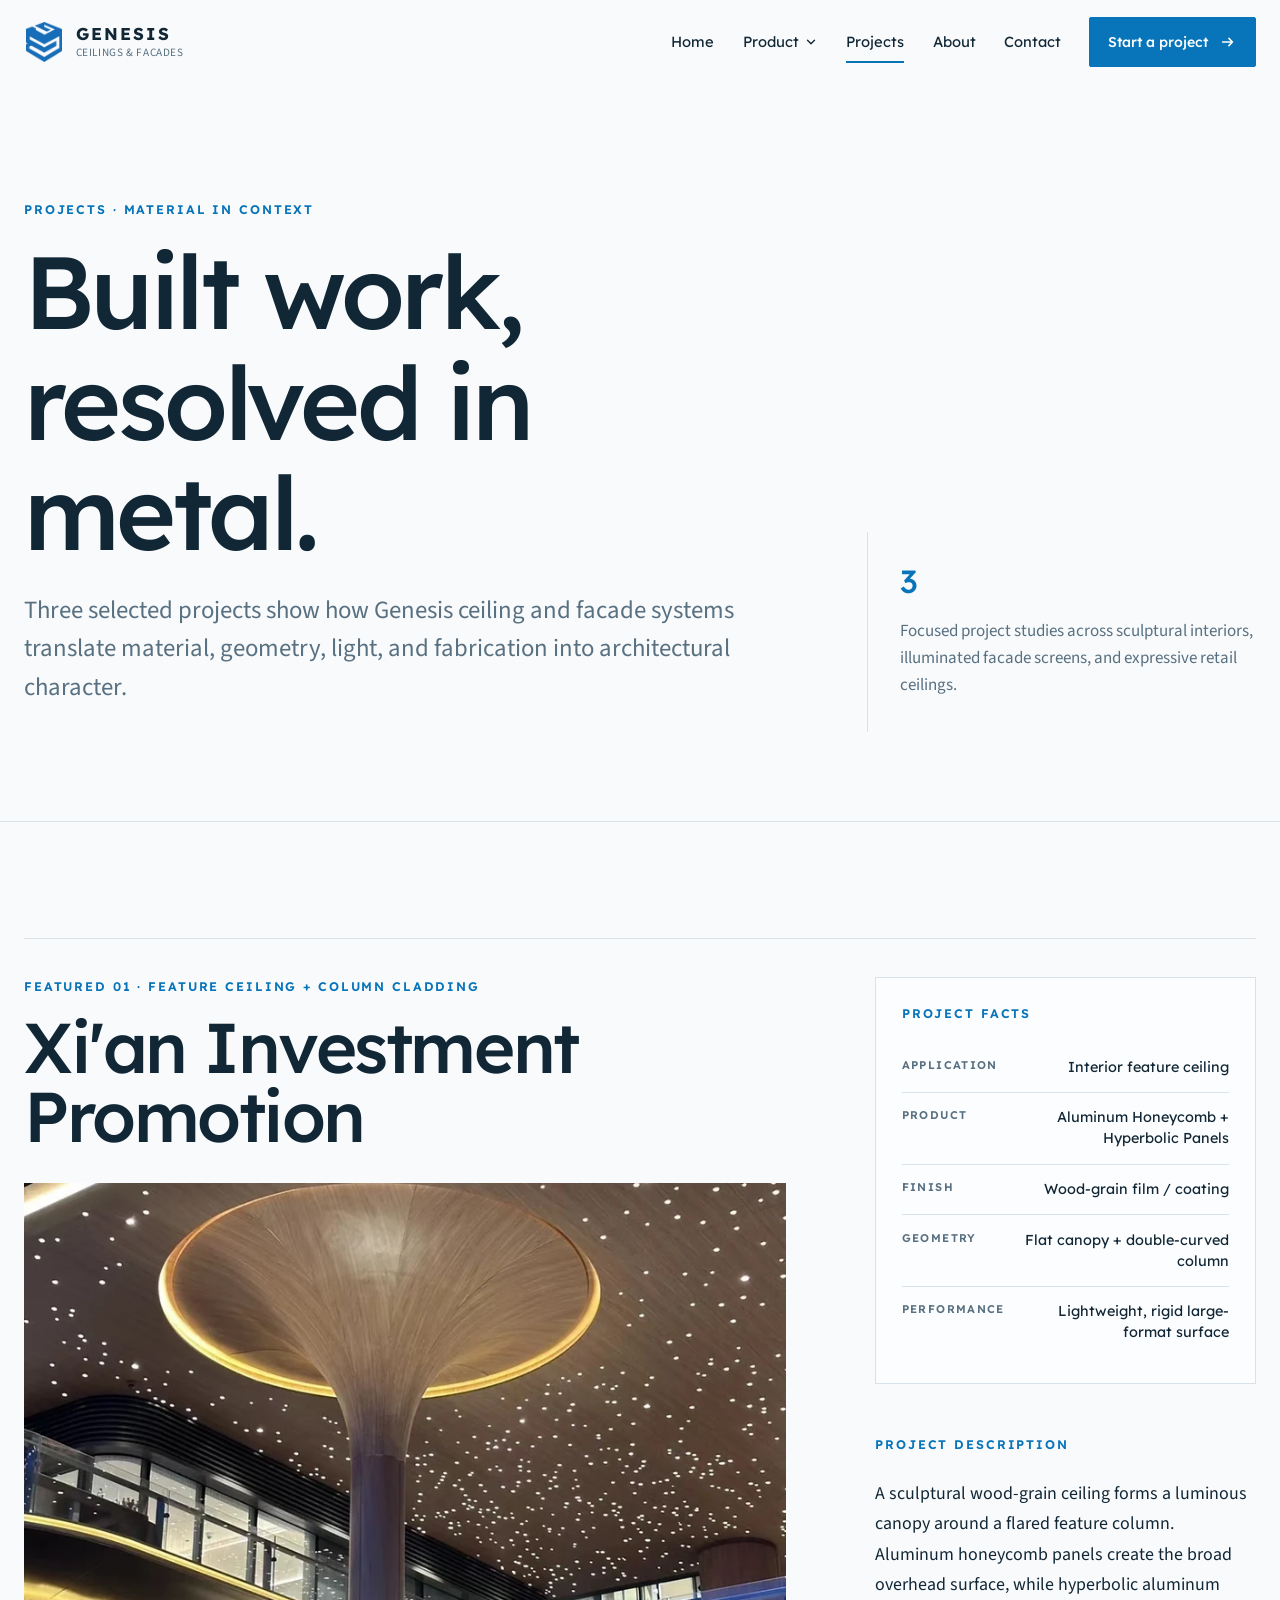
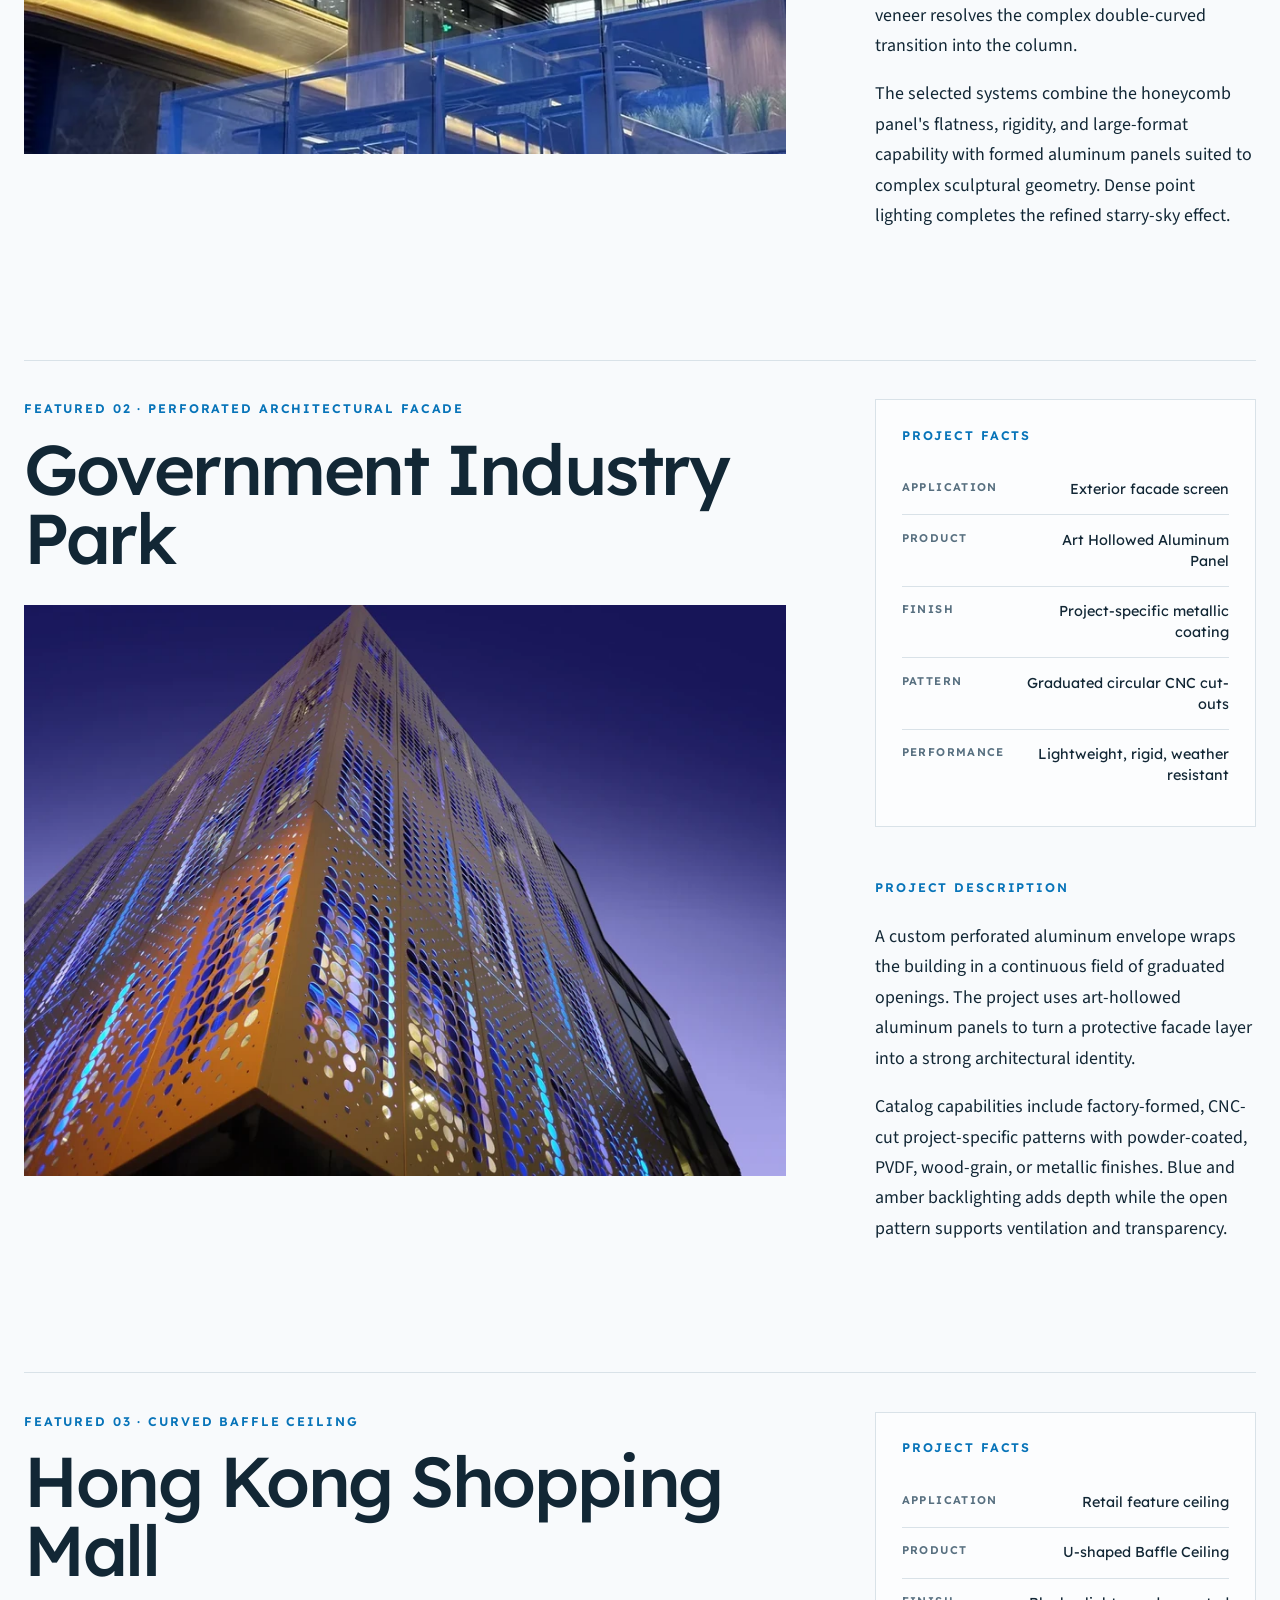
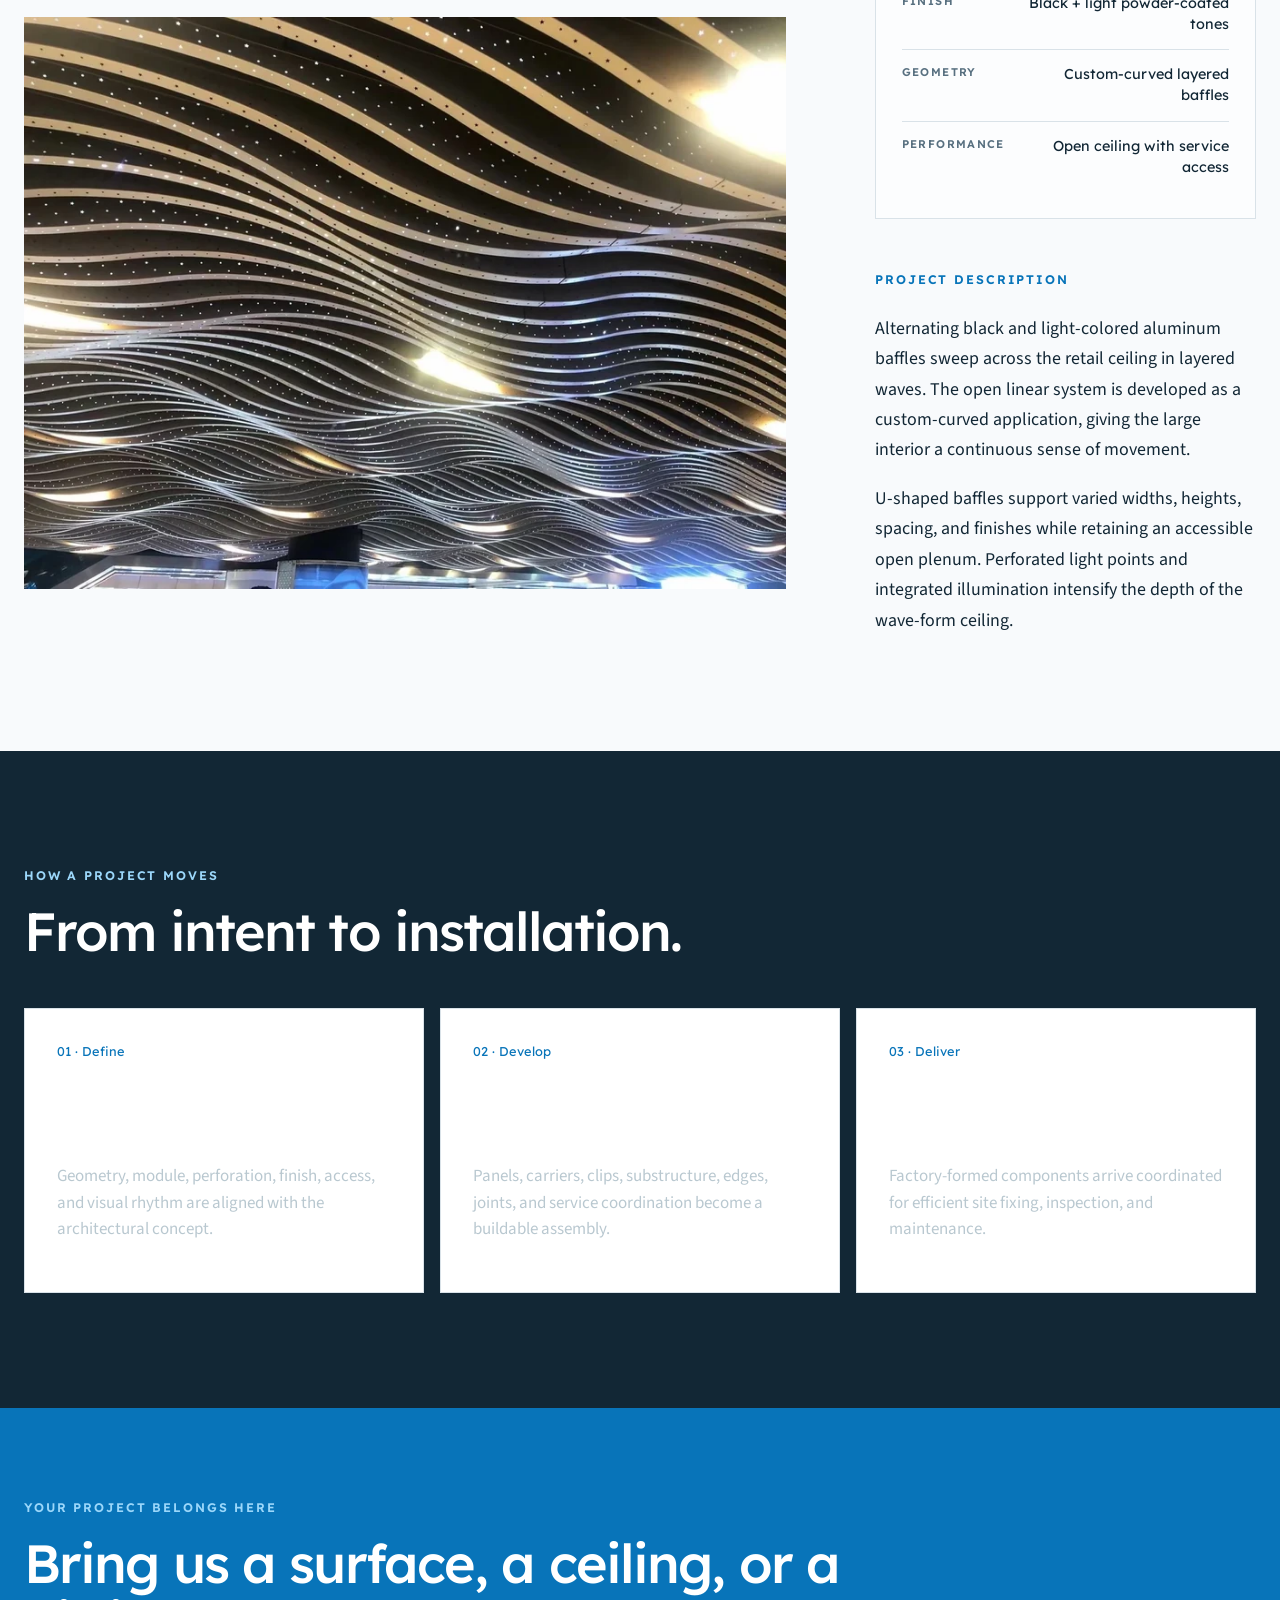
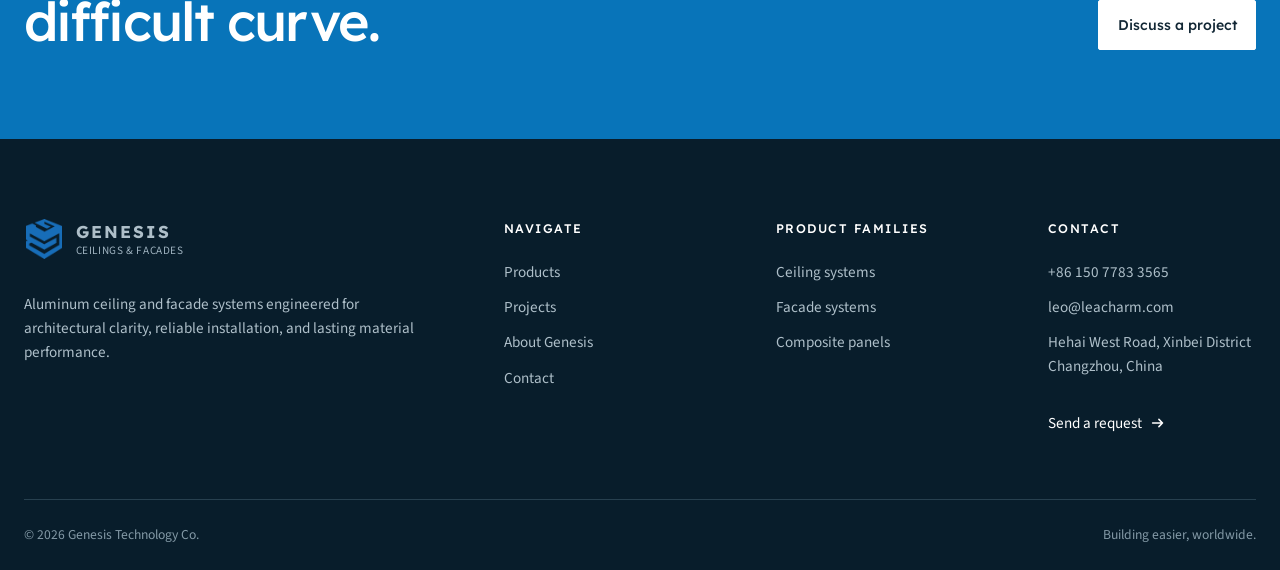
<file: projects/index.html>
<!doctype html>
<html lang="en">
<head>
  <meta charset="utf-8">
  <meta name="viewport" content="width=device-width, initial-scale=1">
  <meta name="description" content="Genesis project cases across facades, ceilings, baffles, perforated cladding, and custom aluminum architecture.">
  <title>Projects | Genesis Ceilings & Facades</title>
  <link rel="icon" href="/assets/images/genesis-mark.png">
  <link rel="stylesheet" href="/assets/css/styles.css">
  <script defer src="/assets/js/catalog.js"></script><script defer src="/assets/js/site.js"></script><script defer src="/assets/js/catalog-app.js"></script>
</head>
<body data-page="projects">
  <div data-site-header></div>
  <main id="main-content">
    <section class="page-hero"><div class="container page-hero__grid"><div class="reveal"><p class="eyebrow">Projects · Material in context</p><h1>Built work,<br>resolved in metal.</h1><p class="lede">Three selected projects show how Genesis ceiling and facade systems translate material, geometry, light, and fabrication into architectural character.</p></div><aside class="page-hero__aside reveal"><strong>3</strong><p>Focused project studies across sculptural interiors, illuminated facade screens, and expressive retail ceilings.</p></aside></div></section>
    <section class="section"><div class="container"><div class="project-grid" data-project-grid data-project-layout="case-studies"></div></div></section>
    <section class="section section--dark"><div class="container"><div class="section-heading reveal"><p class="eyebrow">How a project moves</p><h2>From intent to installation.</h2></div><div class="value-grid"><article class="value-card reveal"><span>01 · Define</span><h3>Design intent</h3><p>Geometry, module, perforation, finish, access, and visual rhythm are aligned with the architectural concept.</p></article><article class="value-card reveal"><span>02 · Develop</span><h3>System logic</h3><p>Panels, carriers, clips, substructure, edges, joints, and service coordination become a buildable assembly.</p></article><article class="value-card reveal"><span>03 · Deliver</span><h3>Fabricated package</h3><p>Factory-formed components arrive coordinated for efficient site fixing, inspection, and maintenance.</p></article></div></div></section>
    <section class="cta-band"><div class="container cta-band__inner"><div><p class="eyebrow">Your project belongs here</p><h2>Bring us a surface, a ceiling, or a difficult curve.</h2></div><a class="button button--light" href="/contact/?inquiry=project">Discuss a project</a></div></section>
  </main>
  <div data-site-footer></div>
</body>
</html>
</file>
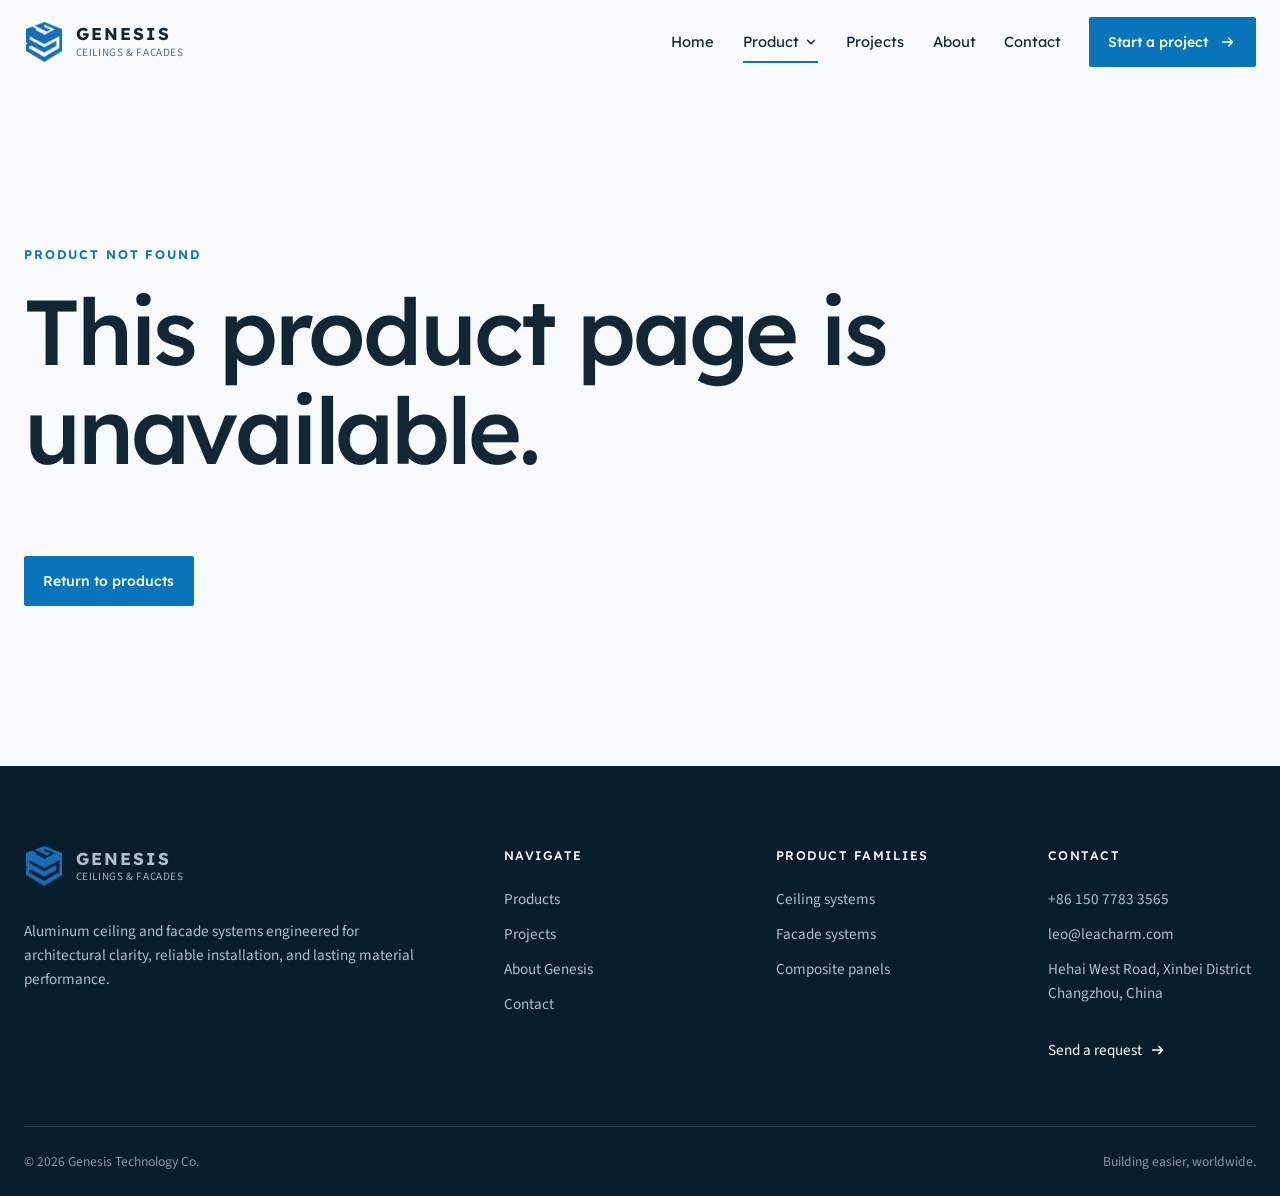
<file: products/3d-aluminum-core-composite-panel/index.html>
<!doctype html>
<html lang="en">
<head>
  <meta charset="utf-8">
  <meta name="viewport" content="width=device-width, initial-scale=1">
  <meta name="description" content="Genesis aluminum ceiling and facade system catalog details, finishes, dimensions, and applications.">
  <title>Product | Genesis Ceilings & Facades</title>
  <link rel="icon" href="/assets/images/genesis-mark.png">
  <link rel="stylesheet" href="/assets/css/styles.css">
  <script defer src="/assets/js/catalog.js"></script><script defer src="/assets/js/site.js"></script><script defer src="/assets/js/catalog-app.js"></script>
</head>
<body data-page="product">
  <div data-site-header></div>
  <main id="main-content" data-product-detail></main>
  <div data-site-footer></div>
</body>
</html>
</file>
<file: assets/css/styles.css>
@import url('https://fonts.googleapis.com/css2?family=Lexend:wght@300;400;500;600;700&family=Source+Sans+3:wght@300;400;500;600;700&display=swap');

:root {
  --blue: #0874b9;
  --blue-dark: #003b60;
  --blue-soft: #e8f3fa;
  --ink: #122735;
  --muted: #587080;
  --paper: #f8fafc;
  --white: #ffffff;
  --line: #d9e2e8;
  --steel: #7f919d;
  --container: 1360px;
  --radius: 2px;
  --shadow: 0 24px 70px rgba(10, 37, 54, 0.12);
  --font-heading: "Lexend", "Arial", sans-serif;
  --font-body: "Source Sans 3", "Segoe UI", sans-serif;
}

*, *::before, *::after { box-sizing: border-box; }
html { scroll-behavior: smooth; }
html, body { overflow-x: clip; }
body { margin: 0; color: var(--ink); background: var(--paper); font-family: var(--font-body); font-size: 17px; line-height: 1.58; -webkit-font-smoothing: antialiased; }
body.nav-open { overflow: hidden; }
img { display: block; max-width: 100%; }
a { color: inherit; text-decoration: none; }
button, input { font: inherit; }
button, a { -webkit-tap-highlight-color: transparent; }
h1, h2, h3, h4, p { margin-top: 0; }
h1, h2, h3, h4 { font-family: var(--font-heading); line-height: 1.08; letter-spacing: -0.035em; }
h1 { font-size: clamp(3.2rem, 7.2vw, 7.5rem); font-weight: 500; }
h2 { font-size: clamp(2.2rem, 4.2vw, 4.4rem); font-weight: 500; }
h3 { font-size: clamp(1.25rem, 2vw, 1.65rem); font-weight: 500; }
p { color: var(--muted); }
::selection { color: var(--white); background: var(--blue); }
:focus-visible { outline: 3px solid var(--blue); outline-offset: 4px; }

.container { width: min(calc(100% - 48px), var(--container)); margin-inline: auto; }
.section { padding: clamp(5rem, 9vw, 9rem) 0; }
.section--muted { background: #eef3f6; }
.section--dark { color: var(--white); background: var(--ink); }
.section--dark p { color: #b9c8d0; }
.eyebrow { margin: 0 0 1rem; color: var(--blue); font-family: var(--font-heading); font-size: .78rem; font-weight: 600; letter-spacing: .15em; text-transform: uppercase; }
.section--dark .eyebrow, .hero .eyebrow, .cta-band .eyebrow { color: #9bd7fa; }
.lede { max-width: 780px; font-size: clamp(1.2rem, 2vw, 1.55rem); line-height: 1.55; }
.microcopy { font-size: .9rem; }
.sr-only { position: absolute; width: 1px; height: 1px; padding: 0; margin: -1px; overflow: hidden; clip: rect(0, 0, 0, 0); white-space: nowrap; border: 0; }
.skip-link { position: fixed; z-index: 200; top: 8px; left: 8px; padding: .7rem 1rem; color: var(--white); background: var(--ink); transform: translateY(-150%); transition: transform .2s ease; }
.skip-link:focus { transform: translateY(0); }

.site-header { position: sticky; z-index: 100; top: 0; border-bottom: 1px solid transparent; background: rgba(248, 250, 252, .92); backdrop-filter: blur(18px); transition: border-color .2s ease, box-shadow .2s ease; }
.site-header.is-scrolled { border-color: var(--line); box-shadow: 0 6px 24px rgba(18, 39, 53, .06); }
.header-inner { display: grid; grid-template-columns: auto minmax(0, 1fr) auto; align-items: center; min-height: 84px; gap: clamp(1.25rem, 2.2vw, 2.5rem); }
.brand { display: inline-flex; align-items: center; gap: .72rem; width: fit-content; }
.brand img { width: 40px; height: 40px; object-fit: contain; }
.brand span { display: flex; flex-direction: column; line-height: 1; }
.brand strong { font-family: var(--font-heading); font-size: 1.07rem; letter-spacing: .12em; }
.brand small { margin-top: .3rem; color: var(--muted); font-size: .7rem; letter-spacing: .055em; text-transform: uppercase; }
.primary-nav { display: flex; justify-self: end; justify-content: flex-end; gap: clamp(1.25rem, 2.2vw, 2.5rem); margin-left: auto; }
.primary-nav > a, .nav-dropdown__trigger { position: relative; padding: 1.8rem 0; font-family: var(--font-heading); font-size: .92rem; }
.nav-dropdown { position: relative; display: flex; align-items: stretch; }
.nav-dropdown__trigger { display: inline-flex; align-items: center; gap: .35rem; color: inherit; border: 0; background: transparent; cursor: pointer; }
.nav-dropdown__trigger svg { transition: transform .2s ease; }
.nav-dropdown.is-open .nav-dropdown__trigger svg { transform: rotate(180deg); }
.primary-nav > a::after, .nav-dropdown__trigger::after { position: absolute; right: 0; bottom: 1.2rem; left: 0; height: 2px; content: ""; background: var(--blue); transform: scaleX(0); transform-origin: left; transition: transform .2s ease; }
.primary-nav > a:hover::after, .primary-nav > a[aria-current="page"]::after, .nav-dropdown__trigger:hover::after, .nav-dropdown__trigger[aria-current="page"]::after, .nav-dropdown.is-open .nav-dropdown__trigger::after { transform: scaleX(1); }
.product-menu { position: absolute; z-index: 20; top: calc(100% - .35rem); left: 50%; display: grid; width: max-content; min-width: 250px; padding: .55rem; border: 1px solid var(--line); background: var(--white); box-shadow: 0 18px 45px rgba(10,37,54,.14); opacity: 0; transform: translate(-50%, .55rem); visibility: hidden; pointer-events: none; transition: opacity .2s ease, transform .2s ease, visibility .2s; }
.nav-dropdown.is-open .product-menu { opacity: 1; transform: translate(-50%, 0); visibility: visible; pointer-events: auto; }
.product-menu a { min-height: 44px; padding: .7rem .85rem; color: var(--ink); font-family: var(--font-heading); font-size: .84rem; line-height: 1.35; transition: color .2s ease, background .2s ease; }
.product-menu a:hover, .product-menu a:focus-visible { color: var(--blue); background: #eef4f7; }
.header-cta, .button { display: inline-flex; align-items: center; justify-content: center; min-height: 48px; gap: .65rem; padding: .8rem 1.15rem; border: 1px solid var(--blue); border-radius: var(--radius); font-family: var(--font-heading); font-size: .88rem; font-weight: 500; cursor: pointer; transition: color .2s ease, background .2s ease, border-color .2s ease, transform .2s ease; }
.header-cta { color: var(--white); background: var(--blue); }
.header-cta:hover, .button--primary:hover { background: var(--blue-dark); border-color: var(--blue-dark); transform: translateY(-2px); }
.nav-toggle { display: none; width: 48px; height: 48px; border: 0; background: transparent; cursor: pointer; }
.nav-toggle > span:not(.sr-only) { display: block; width: 24px; height: 2px; margin: 6px auto; background: var(--ink); transition: transform .2s ease; }
.nav-toggle[aria-expanded="true"] > span:nth-last-child(2) { transform: translateY(4px) rotate(45deg); }
.nav-toggle[aria-expanded="true"] > span:last-child { transform: translateY(-4px) rotate(-45deg); }

.button-row { display: flex; flex-wrap: wrap; gap: .8rem; margin-top: 2rem; }
.button--primary { color: var(--white); background: var(--blue); }
.button--secondary { color: var(--ink); border-color: var(--ink); background: transparent; }
.button--secondary:hover { color: var(--white); background: var(--ink); transform: translateY(-2px); }
.button--light { color: var(--ink); border-color: var(--white); background: var(--white); }
.button--light:hover { color: var(--white); background: transparent; transform: translateY(-2px); }
.text-link { display: inline-flex; align-items: center; gap: .55rem; color: var(--ink); font-family: var(--font-heading); font-size: .9rem; font-weight: 500; }
.text-link svg { transition: transform .2s ease; }
.text-link:hover svg { transform: translateX(4px); }

.hero { position: relative; min-height: min(830px, calc(100vh - 84px)); color: var(--white); overflow: hidden; background: var(--blue-dark); }
.hero::after { position: absolute; inset: 0; content: ""; background: linear-gradient(90deg, rgba(0, 30, 50, .9) 0%, rgba(0, 38, 64, .67) 45%, rgba(0, 30, 50, .12) 77%); }
.hero__image { position: absolute; inset: 0; width: 100%; height: 100%; object-fit: cover; }
.hero__content { position: relative; z-index: 2; display: grid; align-content: center; min-height: min(830px, calc(100vh - 84px)); padding: 7rem 0; }
.hero h1 { max-width: 980px; margin-bottom: 1.5rem; }
.hero h1 span { color: #9bd7fa; }
.hero .lede { max-width: 650px; color: #d9e8ef; }
.hero__meta { position: absolute; z-index: 3; right: max(24px, calc((100vw - var(--container)) / 2)); bottom: 2rem; display: flex; gap: 2rem; }
.hero__meta div { padding-left: 1rem; border-left: 1px solid rgba(255,255,255,.38); }
.hero__meta strong { display: block; font-family: var(--font-heading); font-size: 1.4rem; }
.hero__meta span { color: #c9dbe5; font-size: .82rem; }

.intro-grid { display: grid; grid-template-columns: 5fr 7fr; gap: clamp(3rem, 8vw, 8rem); align-items: start; }
.intro-grid h2 { margin-bottom: 0; }
.intro-copy { max-width: 650px; padding-top: .5rem; }
.intro-copy p:first-child { color: var(--ink); font-size: 1.35rem; }
.stats-grid { display: grid; grid-template-columns: repeat(4, 1fr); margin-top: clamp(4rem, 7vw, 7rem); border-top: 1px solid var(--line); border-bottom: 1px solid var(--line); }
.stat { padding: 2rem 1.5rem; border-right: 1px solid var(--line); }
.stat:first-child { padding-left: 0; }
.stat:last-child { border-right: 0; }
.stat strong { display: block; color: var(--blue); font-family: var(--font-heading); font-size: clamp(2rem, 4vw, 4rem); font-weight: 400; }
.stat span { color: var(--muted); }

.category-grid { display: grid; grid-template-columns: repeat(12, 1fr); gap: 1rem; margin-top: 3.5rem; }
.category-card { position: relative; min-height: 440px; padding: 2rem; color: var(--white); overflow: hidden; background: var(--ink); }
.category-card:first-child { grid-column: span 7; }
.category-card:nth-child(2) { grid-column: span 5; }
.category-card:nth-child(3) { grid-column: span 5; }
.category-card:nth-child(4) { grid-column: span 7; }
.category-card::after { position: absolute; inset: 0; content: ""; background: linear-gradient(180deg, rgba(0,0,0,.05), rgba(0,26,42,.92)); }
.category-card img { position: absolute; inset: 0; width: 100%; height: 100%; object-fit: cover; transition: transform .5s ease; }
.category-card:first-child img { object-position: center 80%; }
.category-card:hover img { transform: scale(1.025); }
.category-card__content { position: absolute; z-index: 2; right: 2rem; bottom: 2rem; left: 2rem; }
.category-card .eyebrow { color: #b6ddf3; }
.category-card h3 { margin-bottom: .5rem; font-size: clamp(1.7rem, 3vw, 2.7rem); }
.category-card p { max-width: 500px; margin-bottom: 0; color: #d5e1e7; }

.section-heading { max-width: 790px; }
.section-heading h2 { margin-bottom: 1.3rem; }
.section-heading--row { display: flex; max-width: none; align-items: end; justify-content: space-between; gap: 2rem; margin-bottom: 3rem; }
.section-heading--row h2 { margin-bottom: 0; }

.product-grid { display: grid; grid-template-columns: repeat(12, 1fr); gap: 1rem; }
.product-card { grid-column: span 4; min-width: 0; background: var(--white); transition: box-shadow .25s ease, transform .25s ease; }
.product-card:hover { box-shadow: 0 16px 40px rgba(18,39,53,.12); transform: translateY(-4px); }
.product-card__link { display: block; height: 100%; }
.product-card__image { position: relative; display: grid; aspect-ratio: 4 / 3; margin: 0; overflow: hidden; background: #f1f3f4; place-items: center; }
.product-card__image img { width: 100%; height: 100%; object-fit: contain; transition: transform .35s ease; }
.product-card:hover .product-card__image img { transform: scale(1.02); }
.product-card__image > span { position: absolute; top: 1rem; left: 1rem; display: grid; width: 42px; height: 42px; color: var(--white); background: var(--blue); place-items: center; font-family: var(--font-heading); font-size: .78rem; }
.product-card__body { min-height: 128px; padding: 1.25rem 1.35rem 1.4rem; }
.product-card__category { margin: 0 0 .55rem; color: var(--blue); font-family: var(--font-heading); font-size: .76rem; font-weight: 600; letter-spacing: .1em; text-transform: uppercase; }
.product-card__body h3 { margin: 0; color: var(--ink); font-size: clamp(1.1rem, 1.6vw, 1.45rem); line-height: 1.2; }
.product-grid--three .product-card { grid-column: span 4; }

.project-grid { display: grid; gap: clamp(6rem, 10vw, 10rem); }
.project-case { min-width: 0; padding-top: clamp(1.5rem, 3vw, 2.5rem); border-top: 1px solid var(--line); }
.project-case__layout { display: grid; grid-template-columns: minmax(0, 8fr) minmax(320px, 4fr); gap: clamp(3rem, 7vw, 7rem); align-items: start; }
.project-case__primary, .project-case__secondary { display: grid; min-width: 0; align-content: start; }
.project-case__primary { gap: clamp(1.25rem, 2.5vw, 2rem); }
.project-case__secondary { gap: clamp(2rem, 4vw, 3.5rem); }
.project-case__story h2 { max-width: 900px; margin-bottom: 0; font-size: clamp(2.8rem, 5.5vw, 5.8rem); line-height: .98; }
.project-case__fact-card { padding: 1.6rem; border: 1px solid var(--line); background: rgba(255,255,255,.65); }
.project-case__fact-card > .eyebrow { margin-bottom: 1.2rem; }
.project-case__fact-card dl { margin: 0; }
.project-case__fact-card dl div { display: grid; grid-template-columns: minmax(76px, .8fr) minmax(0, 1.6fr); gap: 1rem; align-items: start; padding: .9rem 0; border-bottom: 1px solid var(--line); }
.project-case__fact-card dl div:last-child { border-bottom: 0; }
.project-case__fact-card dt { color: var(--muted); font-family: var(--font-heading); font-size: .7rem; font-weight: 600; letter-spacing: .12em; text-transform: uppercase; }
.project-case__fact-card dd { margin: 0; color: var(--ink); font-family: var(--font-heading); font-size: .9rem; line-height: 1.45; text-align: right; }
.project-case__image { min-width: 0; margin: 0; overflow: hidden; background: #dfe6ea; }
.project-case__image img { display: block; width: 100%; height: auto; object-fit: contain; }
.project-case__description { max-width: 42rem; padding: 0; border: 0; background: transparent; }
.project-case__description > .eyebrow { margin-bottom: 1.5rem; }
.project-case__description > p:not(.eyebrow) { color: var(--ink); font-size: clamp(1.02rem, 1.4vw, 1.18rem); line-height: 1.7; }
.project-case__description > p:last-child { margin-bottom: 0; }
.project-grid:has(.project-preview) { grid-template-columns: repeat(3, minmax(0, 1fr)); gap: clamp(1rem, 2vw, 2rem); }
.project-preview { min-width: 0; }
.project-preview__image { margin: 0; overflow: hidden; background: #dfe6ea; }
.project-preview__image img { display: block; width: 100%; height: auto; transition: transform .35s ease; }
.project-preview:hover .project-preview__image img { transform: scale(1.02); }
.project-preview__copy { padding-top: 1.2rem; border-top: 1px solid var(--line); margin-top: 1.2rem; }
.project-preview__copy h3 { margin-bottom: 0; }

.split-banner { display: grid; grid-template-columns: 1.05fr .95fr; min-height: 680px; }
.split-banner__media { min-height: 600px; }
.split-banner__media img { width: 100%; height: 100%; object-fit: cover; }
.split-banner__copy { display: flex; flex-direction: column; justify-content: center; padding: clamp(3rem, 8vw, 8rem); color: var(--white); background: var(--blue-dark); }
.split-banner__copy h2 { max-width: 700px; }
.split-banner__copy p { max-width: 570px; color: #c7d9e3; }

.cta-band { padding: clamp(4rem, 7vw, 7rem) 0; color: var(--white); background: var(--blue); }
.cta-band__inner { display: flex; align-items: end; justify-content: space-between; gap: 3rem; }
.cta-band h2 { max-width: 900px; margin-bottom: 0; }
.cta-band p { color: #d7edf9; }

.page-hero { padding: clamp(5rem, 9vw, 9rem) 0 clamp(4rem, 7vw, 7rem); border-bottom: 1px solid var(--line); }
.page-hero__grid { display: grid; grid-template-columns: 8fr 4fr; gap: 4rem; align-items: end; }
.page-hero h1 { margin-bottom: 1.5rem; font-size: clamp(3.5rem, 8vw, 8rem); }
.page-hero__aside { max-width: 420px; padding: 1.5rem 0 1rem 2rem; border-left: 1px solid var(--line); }
.page-hero__aside strong { display: block; margin-bottom: .7rem; color: var(--blue); font-family: var(--font-heading); font-size: 2rem; font-weight: 500; }

.catalog-tools { position: sticky; z-index: 40; top: 0; border-bottom: 1px solid var(--line); background: rgba(248,250,252,.96); backdrop-filter: blur(16px); }
.catalog-tools__inner { display: flex; align-items: center; justify-content: space-between; min-height: 86px; gap: 1.5rem; }
.filter-row { display: flex; gap: .5rem; overflow-x: auto; padding: .7rem 0; scrollbar-width: thin; }
.filter-button { flex: 0 0 auto; min-height: 44px; padding: .55rem .9rem; border: 1px solid var(--line); color: var(--ink); background: var(--white); cursor: pointer; transition: color .2s ease, background .2s ease, border-color .2s ease; }
.filter-button:hover, .filter-button[aria-pressed="true"] { color: var(--white); border-color: var(--blue); background: var(--blue); }
.catalog-search { position: relative; min-width: min(340px, 32vw); }
.catalog-search svg { position: absolute; top: 50%; left: .9rem; color: var(--muted); transform: translateY(-50%); }
.catalog-search input { width: 100%; min-height: 48px; padding: .7rem 1rem .7rem 2.8rem; border: 1px solid var(--line); color: var(--ink); background: var(--white); }
.catalog-count { margin-bottom: 1.5rem; color: var(--muted); font-family: var(--font-heading); font-size: .88rem; }

.breadcrumbs { display: flex; flex-wrap: wrap; gap: .55rem; margin-bottom: 3.5rem; color: var(--muted); font-size: .88rem; }
.breadcrumbs a:hover { color: var(--blue); }
.product-hero { padding: 3rem 0 clamp(5rem, 8vw, 8rem); }
.product-hero__grid { display: grid; grid-template-columns: minmax(0, 5fr) minmax(0, 7fr); gap: clamp(3rem, 6vw, 6rem); align-items: center; }
.product-hero h1 { margin-bottom: 1.6rem; font-size: clamp(3rem, 6.5vw, 6.8rem); }
.product-hero__media { margin: 0; padding: clamp(.6rem, 1.2vw, 1rem); border: 1px solid var(--line); background: var(--white); box-shadow: var(--shadow); }
.product-hero__media-link { display: block; background: #eef2f4; }
.product-hero__media-link:focus-visible { outline: 3px solid var(--blue); outline-offset: 4px; }
.product-hero__media img { display: block; width: 100%; height: auto; object-fit: contain; }
.product-hero__media figcaption { display: flex; flex-wrap: wrap; justify-content: space-between; gap: .4rem 1rem; padding: .8rem .2rem 0; color: var(--muted); font-size: .8rem; }
.product-overview__grid { display: grid; grid-template-columns: 5fr 7fr; gap: clamp(3rem, 8vw, 8rem); }
.benefit-list { border-top: 1px solid var(--line); }
.benefit-list > div { display: grid; grid-template-columns: 55px 1fr; padding: 1.2rem 0; border-bottom: 1px solid var(--line); gap: 1.5rem; }
.benefit-list span { color: var(--blue); font-family: var(--font-heading); font-size: .78rem; }
.benefit-list p { margin: 0; color: var(--ink); font-size: 1.18rem; }
.technical-grid { display: grid; grid-template-columns: 8fr 4fr; gap: clamp(3rem, 7vw, 7rem); }
.table-wrap { margin-top: 2rem; overflow-x: auto; border: 1px solid #cbd7de; background: var(--white); }
table { width: 100%; border-collapse: collapse; font-size: .98rem; }
th, td { padding: 1rem 1.2rem; text-align: left; border-bottom: 1px solid var(--line); }
th { color: var(--white); background: var(--blue-dark); font-family: var(--font-heading); font-size: .82rem; font-weight: 500; letter-spacing: .04em; }
tbody tr:last-child td { border-bottom: 0; }
tbody tr:nth-child(even) { background: #f4f7f9; }
.spec-aside { display: grid; gap: 3rem; align-content: start; padding-top: 3.8rem; }
.check-list, .tag-list { margin: 0; padding: 0; list-style: none; }
.check-list li { position: relative; padding: .7rem 0 .7rem 1.7rem; border-bottom: 1px solid #ced9df; color: var(--ink); }
.check-list li::before { position: absolute; top: 1.05rem; left: 0; width: 8px; height: 8px; content: ""; background: var(--blue); }
.tag-list { display: flex; flex-wrap: wrap; gap: .55rem; }
.tag-list li { padding: .55rem .75rem; border: 1px solid #becbd3; color: var(--ink); background: var(--white); font-size: .9rem; }
.installation-grid { display: grid; grid-template-columns: 4fr 8fr; gap: clamp(3rem, 7vw, 7rem); align-items: center; }
.technical-figure { margin: 0; padding: 1rem; border: 1px solid var(--line); background: var(--white); }
.technical-figure img { display: block; width: 100%; height: auto; object-fit: contain; }
.technical-figure figcaption { padding: .8rem .2rem 0; color: var(--muted); font-size: .8rem; }
.related-section { border-top: 1px solid var(--line); }
.not-found { padding: 10rem 0; min-height: 70vh; }

.story-grid { display: grid; grid-template-columns: 4fr 8fr; gap: clamp(3rem, 9vw, 9rem); }
.story-grid__aside { position: sticky; top: 130px; align-self: start; }
.story-grid__body > p:first-of-type { color: var(--ink); font-size: 1.45rem; }
.story-grid__body h2 { margin-top: 5rem; }
.value-grid { display: grid; grid-template-columns: repeat(3, 1fr); gap: 1rem; margin-top: 3rem; }
.value-card { min-height: 280px; padding: 2rem; border: 1px solid var(--line); background: var(--white); }
.value-card span { display: block; margin-bottom: 3rem; color: var(--blue); font-family: var(--font-heading); font-size: .8rem; }
.office-list { display: grid; grid-template-columns: repeat(3, 1fr); border-top: 1px solid var(--line); }
.office-list > div { padding: 2rem; border-right: 1px solid var(--line); border-bottom: 1px solid var(--line); }
.office-list > div:nth-child(3n) { border-right: 0; }
.office-list h3 { margin-bottom: .5rem; }
.office-list p { margin-bottom: 0; }

.contact-hero { padding: clamp(5rem, 9vw, 9rem) 0; color: var(--white); background: var(--blue-dark); }
.contact-hero__grid { display: grid; grid-template-columns: minmax(0, 8fr) minmax(280px, 4fr); gap: clamp(3rem, 8vw, 8rem); align-items: end; }
.contact-hero h1 { max-width: 960px; margin-bottom: 1.5rem; font-size: clamp(3.5rem, 7.4vw, 7.5rem); }
.contact-hero .lede { max-width: 720px; color: #c7d9e3; }
.contact-hero__aside { display: grid; grid-template-columns: auto 1fr; gap: .7rem 1.2rem; padding: 1.8rem 0 1.2rem 2rem; border-left: 1px solid #426174; }
.contact-hero__aside strong { color: #9bd7fa; font-family: var(--font-heading); font-size: 1.8rem; font-weight: 500; }
.contact-hero__aside span { align-self: center; color: #c7d9e3; }
.contact-layout { display: grid; grid-template-columns: minmax(260px, 4fr) minmax(0, 8fr); gap: clamp(3rem, 8vw, 8rem); align-items: start; }
.contact-aside { position: sticky; top: 130px; }
.contact-aside h2 { margin-bottom: 2.5rem; font-size: clamp(2rem, 3.5vw, 3.6rem); }
.request-paths { margin: 0; padding: 0; border-top: 1px solid var(--line); list-style: none; }
.request-paths li { display: grid; grid-template-columns: 42px 1fr; gap: 1rem; padding: 1.3rem 0; border-bottom: 1px solid var(--line); }
.request-paths li > span { padding-top: .2rem; color: var(--blue); font-family: var(--font-heading); font-size: .76rem; letter-spacing: .1em; }
.request-paths h3 { margin-bottom: .35rem; font-size: 1.08rem; }
.request-paths p { margin-bottom: 0; font-size: .95rem; }
.contact-direct { margin-top: 3rem; padding: 1.5rem; border: 1px solid var(--line); background: var(--white); }
.contact-direct > p:not(.eyebrow) { margin-bottom: 1.1rem; color: var(--muted); }
.contact-direct > p:last-child { margin-bottom: 0; }
.contact-direct strong { color: var(--ink); font-family: var(--font-heading); font-size: .88rem; font-weight: 500; }
.contact-form-wrap { min-width: 0; }
.contact-form__intro { max-width: 720px; margin-bottom: 2.5rem; }
.contact-form__intro h2 { margin-bottom: .8rem; }
.contact-form { padding: clamp(1.5rem, 4vw, 3.5rem); border: 1px solid var(--line); background: var(--white); box-shadow: 0 24px 70px rgba(10,37,54,.08); }
.form-section { margin-bottom: 2.5rem; padding-bottom: 2.5rem; border-bottom: 1px solid var(--line); }
.form-section__title { margin-bottom: 1.5rem; color: var(--blue); font-family: var(--font-heading); font-size: .78rem; font-weight: 600; letter-spacing: .12em; text-transform: uppercase; }
.form-grid { display: grid; grid-template-columns: repeat(2, minmax(0, 1fr)); gap: 1.25rem 1.5rem; }
.form-field { min-width: 0; }
.form-field--full { grid-column: 1 / -1; }
.form-field label { display: block; margin-bottom: .5rem; color: var(--ink); font-family: var(--font-heading); font-size: .88rem; font-weight: 500; }
.form-field label span { color: #b42318; }
.form-field input:not([type="checkbox"]), .form-field select, .form-field textarea { width: 100%; min-height: 50px; padding: .75rem .9rem; border: 1px solid #aabac4; border-radius: 0; color: var(--ink); background: var(--paper); font: inherit; transition: border-color .2s ease, box-shadow .2s ease, background .2s ease; }
.form-field textarea { min-height: 170px; resize: vertical; }
.form-field input::placeholder, .form-field textarea::placeholder { color: #718492; }
.form-field input:focus, .form-field select:focus, .form-field textarea:focus { outline: 0; border-color: var(--blue); background: var(--white); box-shadow: 0 0 0 3px rgba(4,132,200,.16); }
.form-field [aria-invalid="true"] { border-color: #b42318 !important; box-shadow: 0 0 0 3px rgba(180,35,24,.1); }
.field-help { display: block; margin-top: .45rem; color: var(--muted); font-size: .82rem; }
.field-error { display: block; min-height: 1.2em; margin-top: .35rem; color: #9f1c14; font-size: .82rem; }
.form-field--consent { display: grid; grid-template-columns: 22px 1fr; gap: .2rem .7rem; }
.form-field--consent input { width: 20px; height: 20px; margin-top: .15rem; accent-color: var(--blue); }
.form-field--consent label { margin: 0; font-family: var(--font-body); font-weight: 400; }
.form-field--consent .field-error { grid-column: 2; }
.form-honeypot { position: absolute !important; left: -10000px !important; width: 1px !important; height: 1px !important; overflow: hidden !important; opacity: 0 !important; pointer-events: none !important; }
.form-actions { display: flex; flex-wrap: wrap; align-items: center; gap: 1rem 1.5rem; margin-top: 2rem; }
.form-actions .button[disabled] { cursor: wait; opacity: .7; }
.form-status { margin: 0; color: var(--muted); font-size: .9rem; }
.form-status--error { color: #9f1c14; }
.contact-success { padding: clamp(2rem, 5vw, 5rem); border: 1px solid var(--line); background: var(--white); box-shadow: 0 24px 70px rgba(10,37,54,.08); }
.contact-success h2 { max-width: 680px; }
.contact-success p:not(.eyebrow) { max-width: 650px; }
.contact-network { padding: clamp(4rem, 8vw, 8rem) 0; }
.contact-network__grid { display: grid; grid-template-columns: 7fr 5fr; gap: clamp(3rem, 8vw, 8rem); align-items: end; }
.contact-network h2 { margin-bottom: 0; }
.contact-network__grid > p { margin: 0; color: #c7d9e3; font-size: 1.15rem; }

.site-footer { padding: 5rem 0 1.5rem; color: var(--white); background: #081d2b; }
.footer-grid { display: grid; grid-template-columns: 2fr repeat(3, 1fr); gap: clamp(2rem, 5vw, 5rem); }
.brand--light small { color: #9eb2bf; }
.footer-brand p { max-width: 440px; margin-top: 1.5rem; color: #9eb2bf; }
.footer-grid > div:not(.footer-brand) { display: flex; flex-direction: column; align-items: flex-start; gap: .7rem; }
.footer-grid a, .footer-grid p, .footer-contact-line { color: #aebfc9; font-size: .95rem; }
.footer-grid a:hover { color: var(--white); }
.footer-request-link { display: inline-flex; align-items: center; gap: .45rem; margin-top: .4rem; color: var(--white) !important; }
.footer-request-link svg { transition: transform .2s ease; }
.footer-request-link:hover svg { transform: translateX(4px); }
.footer-label { margin-bottom: .6rem !important; color: var(--white) !important; font-family: var(--font-heading); font-size: .78rem !important; font-weight: 500; letter-spacing: .12em; text-transform: uppercase; }
.footer-bottom { display: flex; justify-content: space-between; margin-top: 4rem; padding-top: 1.5rem; border-top: 1px solid #27404f; color: #8399a6; font-size: .85rem; }

.reveal { opacity: 0; transform: translateY(12px); transition: opacity .4s ease, transform .4s ease; }
.reveal.is-visible { opacity: 1; transform: none; }

@media (max-width: 1050px) {
  .header-cta { display: none; }
  .header-inner { grid-template-columns: auto 1fr; }
  .primary-nav { justify-content: end; }
  .intro-grid, .product-hero__grid, .product-overview__grid, .technical-grid, .installation-grid { grid-template-columns: 1fr; }
  .product-hero__copy { max-width: 760px; }
  .product-hero__media { max-width: 850px; }
  .category-card, .category-card:first-child, .category-card:nth-child(2), .category-card:nth-child(3), .category-card:nth-child(4) { grid-column: span 6; }
  .product-card { grid-column: span 6; }
  .project-case__layout { grid-template-columns: minmax(0, 7fr) minmax(300px, 5fr); gap: 3rem; }
  .split-banner { grid-template-columns: 1fr; }
  .split-banner__media { max-height: 650px; }
  .catalog-tools__inner { align-items: flex-start; flex-direction: column; padding: .7rem 0; }
  .filter-row { width: 100%; }
  .catalog-search { width: 100%; min-width: 0; }
  .story-grid { grid-template-columns: 1fr; }
  .story-grid__aside { position: static; }
  .contact-hero__grid, .contact-layout, .contact-network__grid { grid-template-columns: 1fr; }
  .contact-hero__aside { max-width: 520px; }
  .contact-form-wrap { order: 1; }
  .contact-aside { position: static; order: 2; }
  .footer-grid { grid-template-columns: 2fr 1fr 1fr; }
  .footer-grid > div:last-child { grid-column: 2 / -1; }
}

@media (max-width: 760px) {
  body { font-size: 16px; }
  .container { width: min(calc(100% - 40px), var(--container)); }
  .header-inner { grid-template-columns: 1fr auto; min-height: 72px; }
  .nav-toggle { display: block; }
  .primary-nav { position: fixed; inset: 72px 0 auto; display: flex; width: auto; max-height: calc(100dvh - 72px); overflow-y: auto; flex-direction: column; justify-self: stretch; gap: 0; margin-left: 0; padding: 1rem 16px 2rem; border-bottom: 1px solid var(--line); background: var(--paper); box-shadow: 0 24px 50px rgba(10,37,54,.12); transform: translateY(-140%); visibility: hidden; transition: transform .25s ease, visibility .25s; }
  .primary-nav.is-open { transform: translateY(0); visibility: visible; }
  .primary-nav > a, .nav-dropdown__trigger { width: 100%; min-height: 52px; padding: .9rem 0; border-bottom: 1px solid var(--line); font-size: 1.1rem; }
  .primary-nav > a::after, .nav-dropdown__trigger::after { display: none; }
  .nav-dropdown { display: block; width: 100%; }
  .nav-dropdown__trigger { justify-content: space-between; }
  .product-menu { position: static; display: none; width: 100%; min-width: 0; padding: .35rem 0 .65rem 1rem; border: 0; border-bottom: 1px solid var(--line); background: transparent; box-shadow: none; opacity: 1; transform: none; visibility: visible; pointer-events: auto; transition: none; }
  .nav-dropdown.is-open .product-menu { display: grid; transform: none; }
  .product-menu a { display: flex; align-items: center; min-height: 46px; padding: .65rem .8rem; border-bottom: 0; font-size: .94rem; }
  .catalog-tools { top: 0; }
  .hero, .hero__content { min-height: 710px; }
  .hero::after { background: linear-gradient(90deg, rgba(0,30,50,.92), rgba(0,38,64,.42)); }
  .hero h1 { font-size: clamp(3rem, 16vw, 5.2rem); }
  .hero__meta { right: 16px; bottom: 1.2rem; left: 16px; justify-content: space-between; gap: .5rem; }
  .hero__meta div { padding-left: .65rem; }
  .hero__meta strong { font-size: 1.1rem; }
  .hero__meta span { font-size: .7rem; }
  .stats-grid { grid-template-columns: repeat(2, 1fr); }
  .stat:nth-child(2) { border-right: 0; }
  .stat:nth-child(-n+2) { border-bottom: 1px solid var(--line); }
  .stat:nth-child(3) { padding-left: 0; }
  .category-card, .category-card:first-child, .category-card:nth-child(2), .category-card:nth-child(3), .category-card:nth-child(4) { grid-column: 1 / -1; min-height: 420px; }
  .product-card, .product-grid--three .product-card { grid-column: 1 / -1; }
  .product-card__body { min-height: 0; }
  .project-grid { gap: 5rem; }
  .project-case__layout { grid-template-columns: 1fr; gap: 2rem; }
  .project-case__primary { gap: 1.25rem; }
  .project-case__secondary { gap: 1.5rem; }
  .project-case__story h2 { font-size: clamp(2.35rem, 12vw, 3.6rem); }
  .project-case__fact-card { padding: 1.25rem; }
  .project-grid:has(.project-preview) { grid-template-columns: 1fr; gap: 3rem; }
  .split-banner__media { min-height: 420px; }
  .split-banner__copy { padding: 4rem 1.5rem; }
  .cta-band__inner, .section-heading--row { align-items: flex-start; flex-direction: column; }
  .page-hero__grid { grid-template-columns: 1fr; gap: 2rem; }
  .page-hero__aside { padding-left: 0; border-left: 0; }
  .catalog-tools__inner { min-height: auto; }
  .catalog-tools { overflow: hidden; }
  .catalog-tools__inner, .filter-row { min-width: 0; max-width: 100%; }
  .page-hero h1 { font-size: clamp(3rem, 14vw, 3.5rem); }
  .value-grid, .office-list { grid-template-columns: 1fr; }
  .contact-hero h1 { font-size: clamp(3rem, 14vw, 4.6rem); }
  .contact-hero__aside { padding: 1.5rem 0 0; border-top: 1px solid #426174; border-left: 0; }
  .form-grid { grid-template-columns: 1fr; }
  .form-field--full { grid-column: auto; }
  .contact-form { padding: 1.25rem; }
  .office-list > div { border-right: 0; }
  .footer-grid { grid-template-columns: 1fr 1fr; }
  .footer-brand { grid-column: 1 / -1; }
  .footer-grid > div:last-child { grid-column: 1 / -1; }
  .footer-bottom { align-items: flex-start; flex-direction: column; gap: .5rem; }
  th, td { padding: .85rem .9rem; }
}

@media (prefers-reduced-motion: reduce) {
  html { scroll-behavior: auto; }
  *, *::before, *::after { scroll-behavior: auto !important; transition-duration: .01ms !important; animation-duration: .01ms !important; animation-iteration-count: 1 !important; }
  .reveal { opacity: 1; transform: none; }
}

@media print {
  .site-header, .site-footer, .catalog-tools, .cta-band, .button-row { display: none !important; }
  body { color: #000; background: #fff; }
  .section, .product-hero { padding: 2rem 0; }
  .reveal { opacity: 1; transform: none; }
}
</file>
